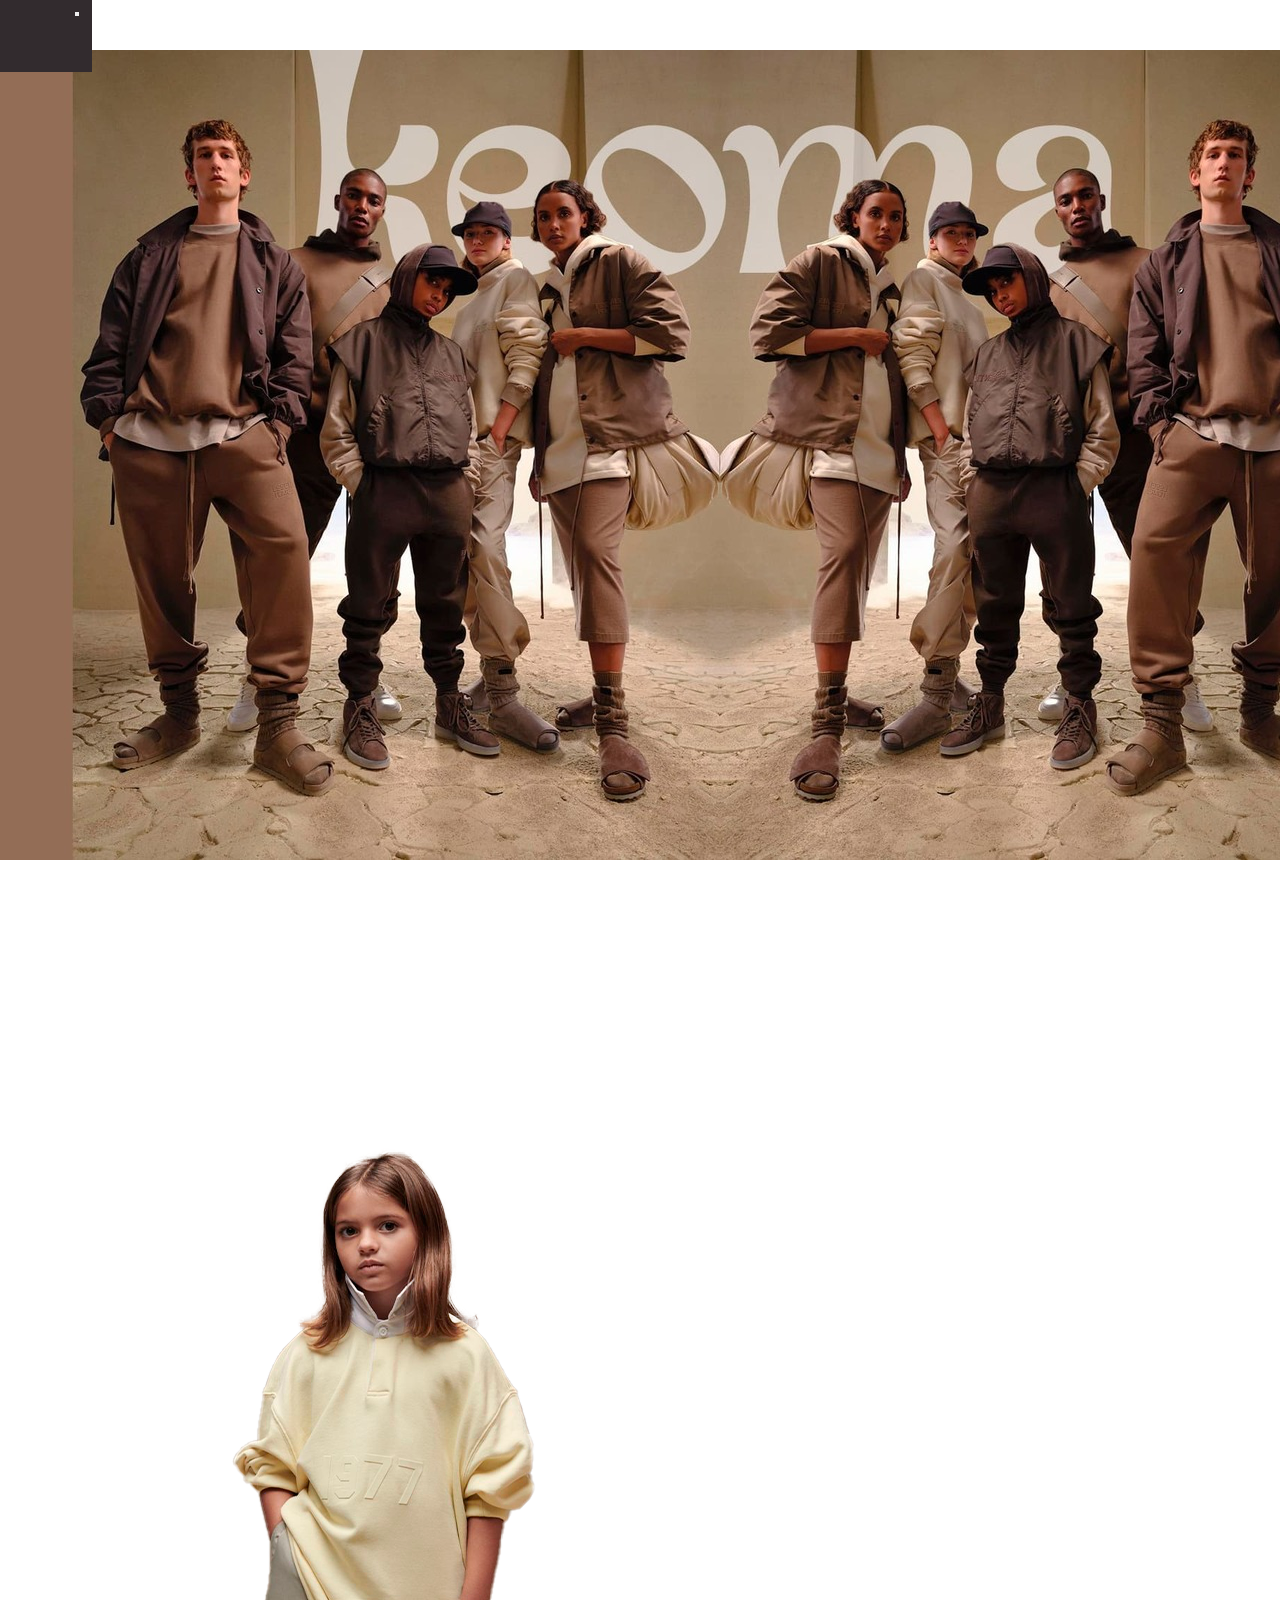
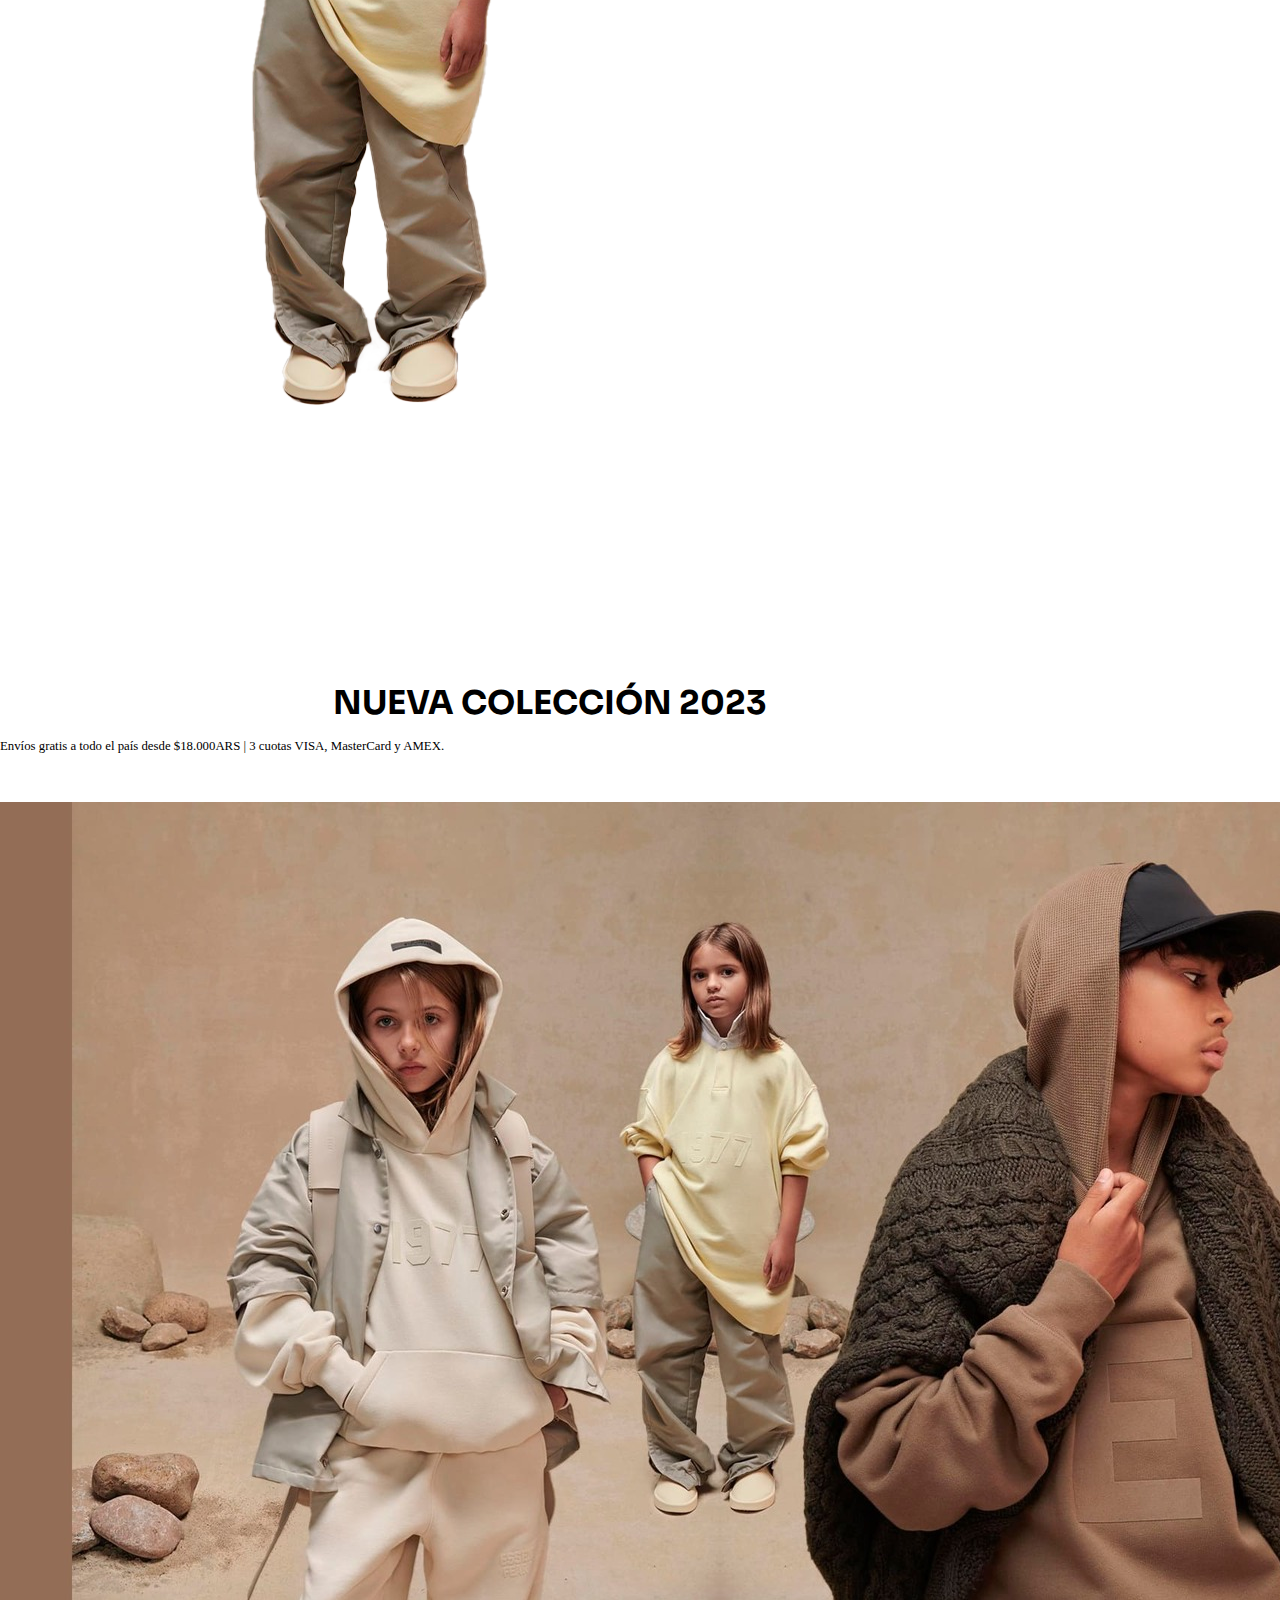
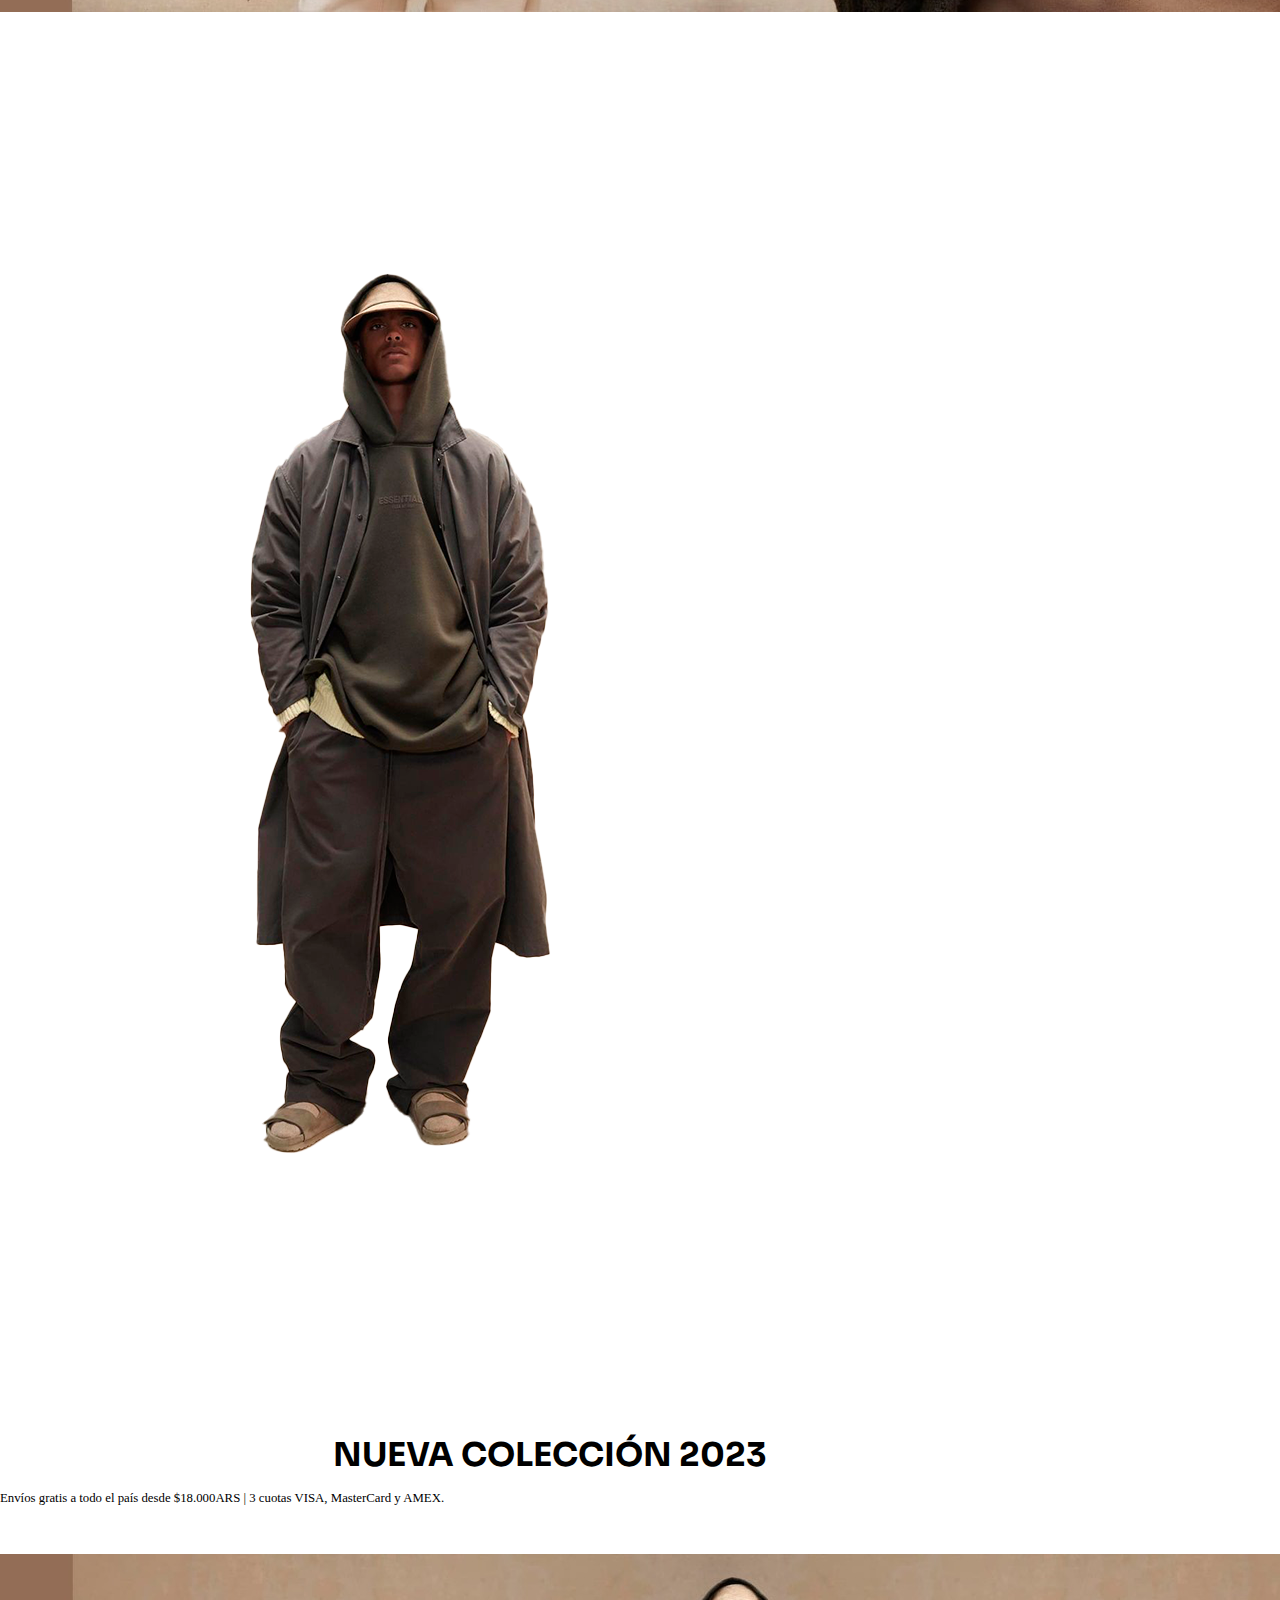
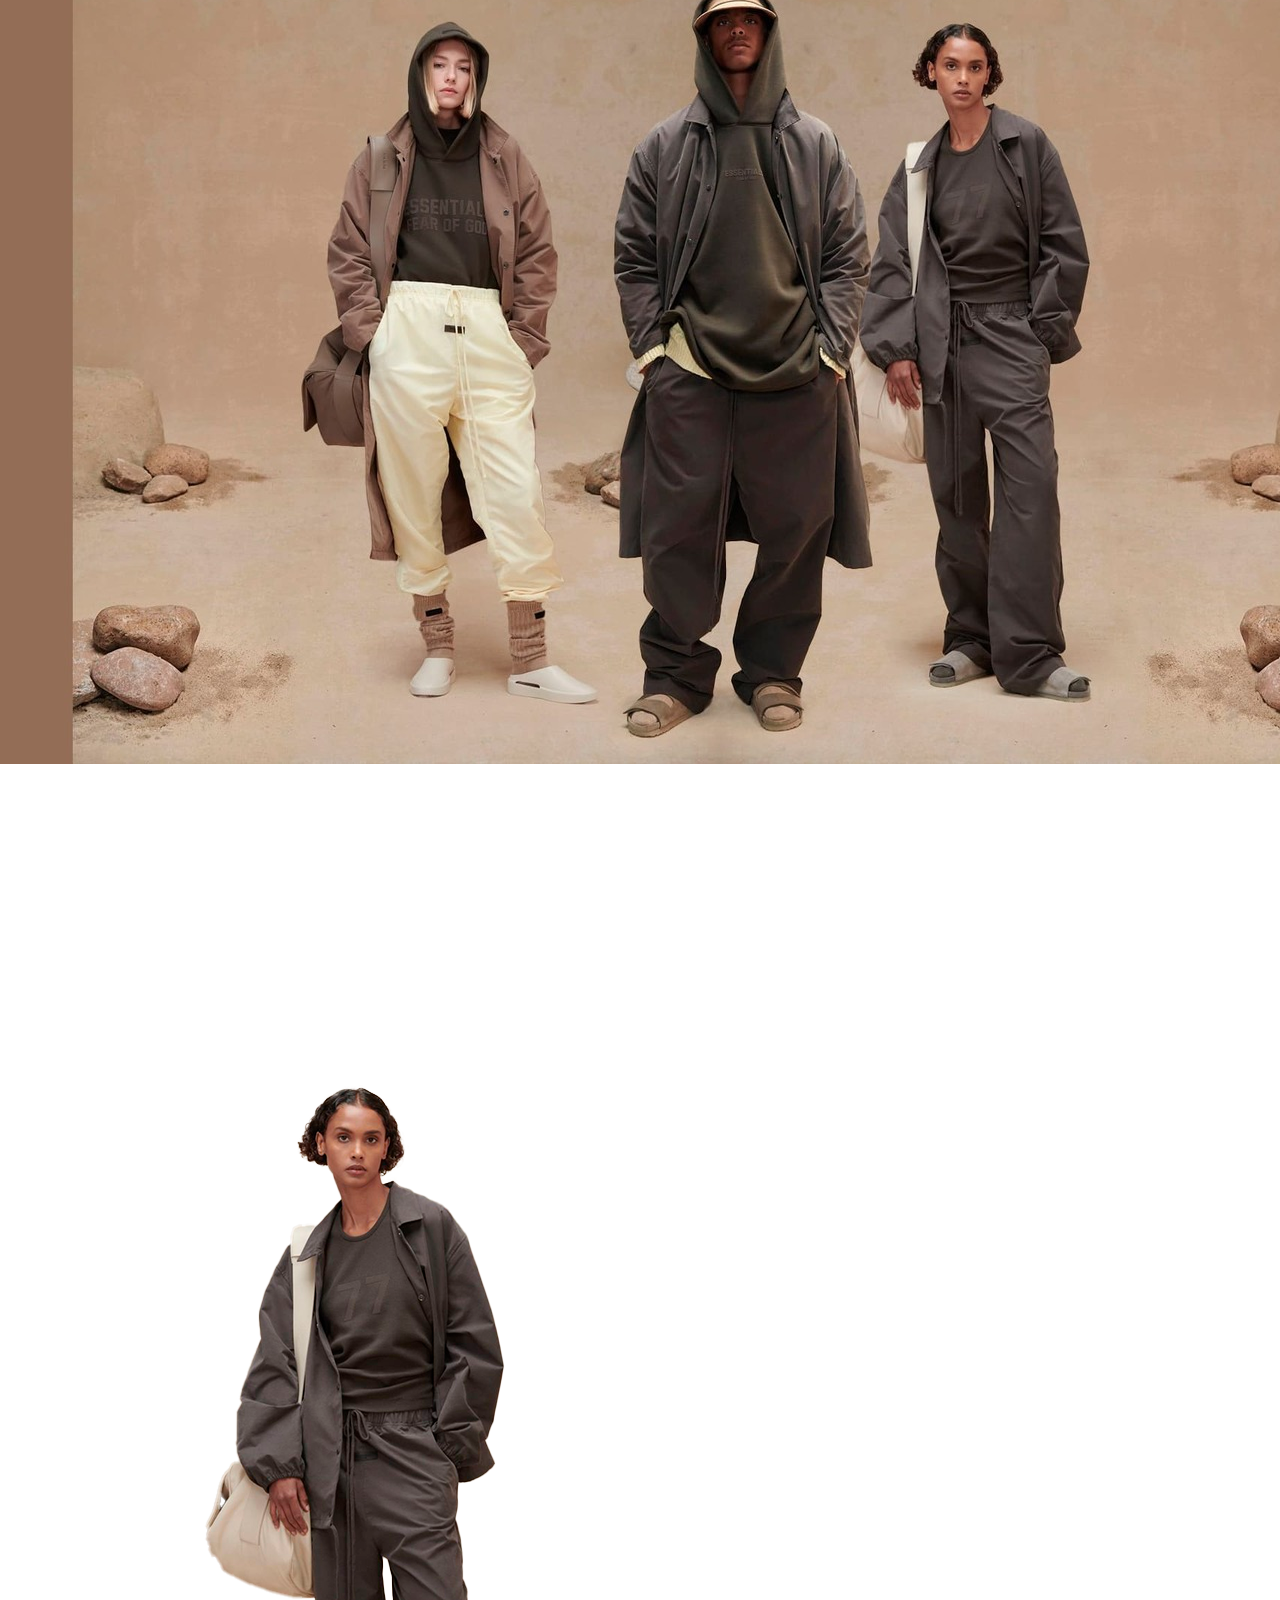
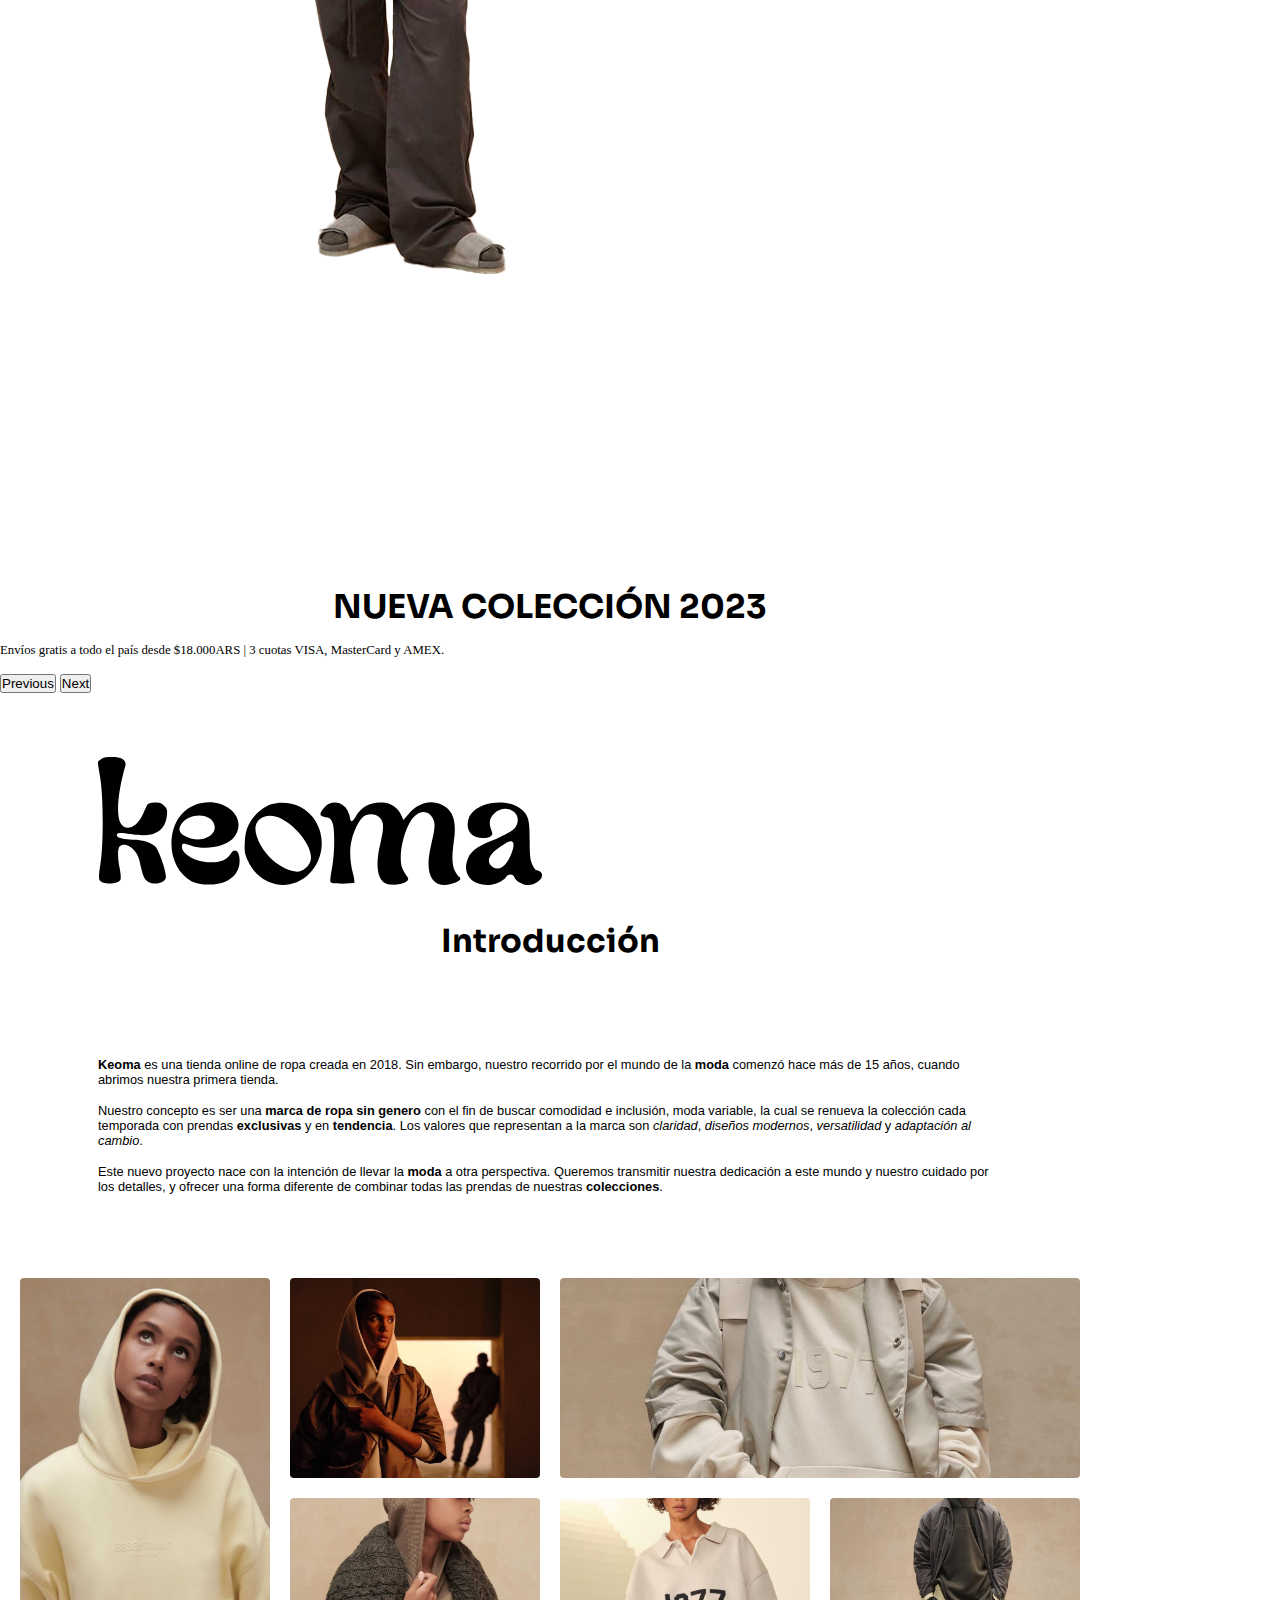
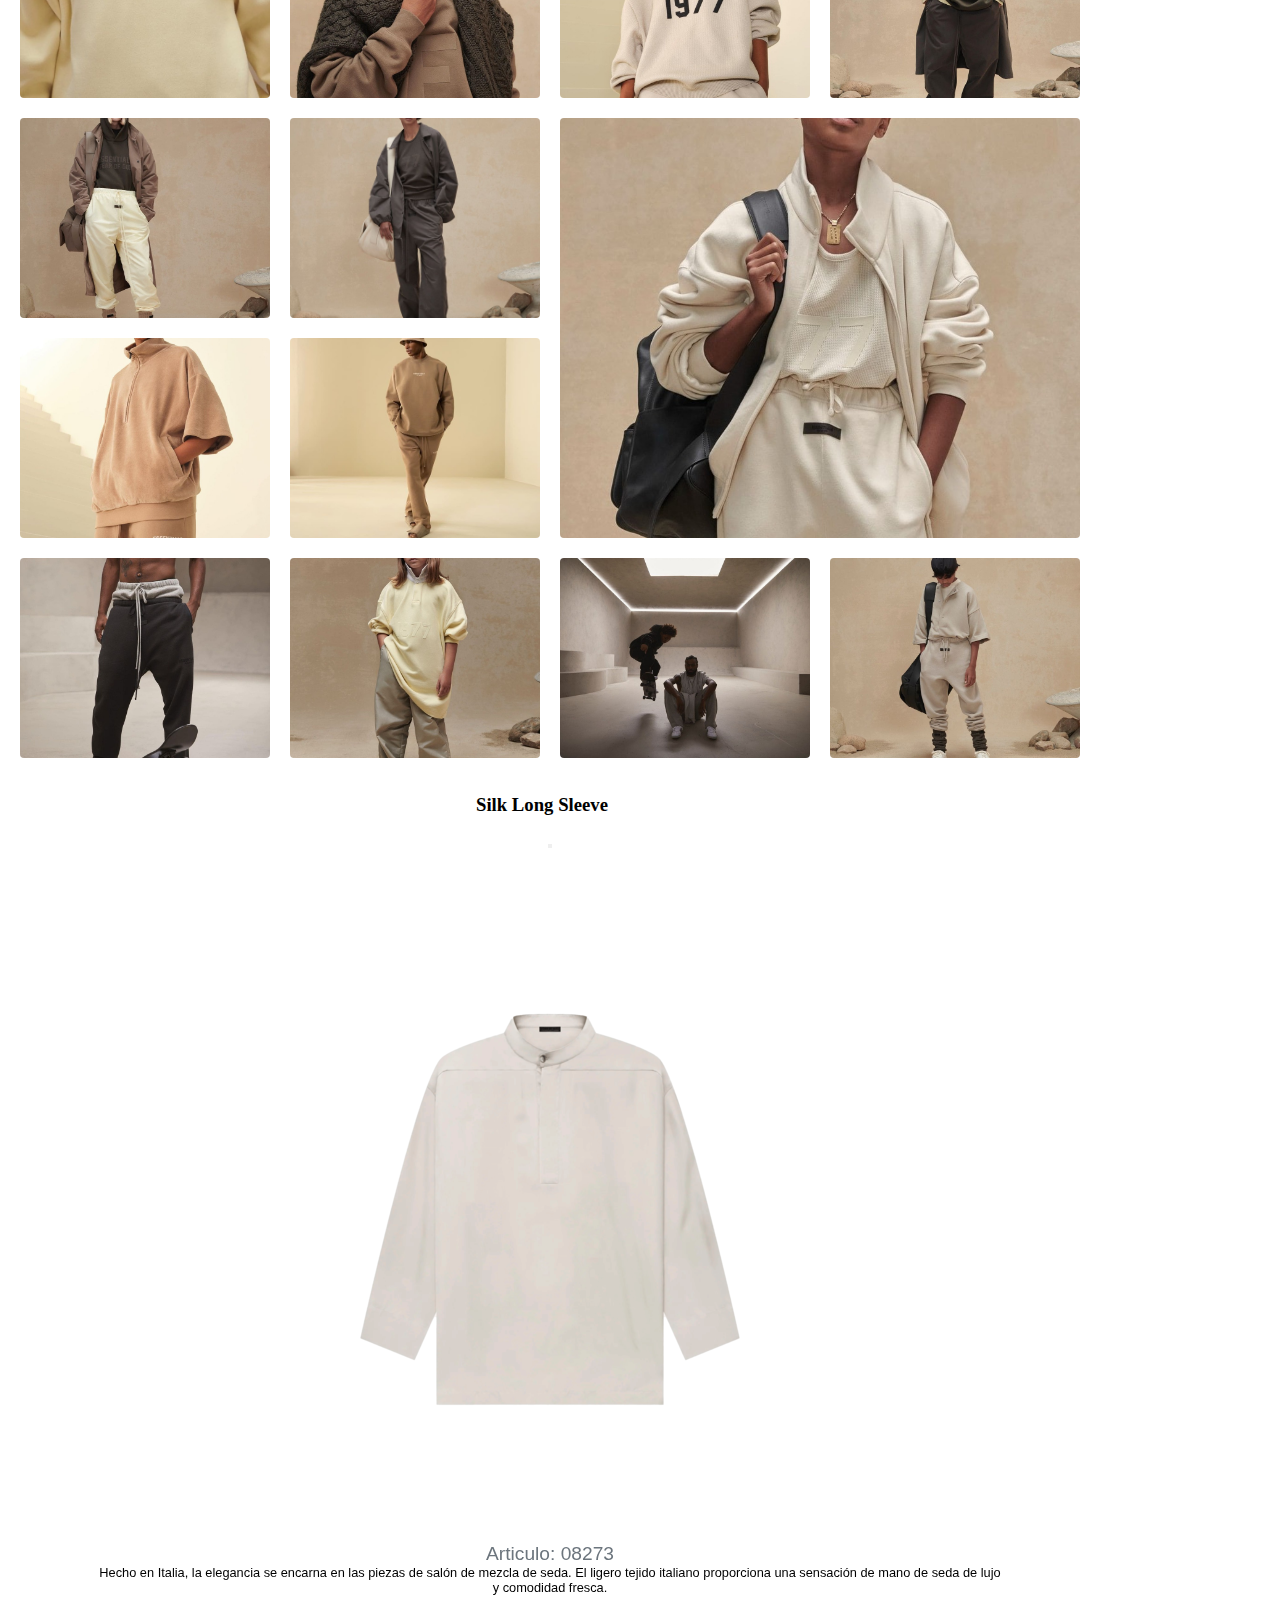
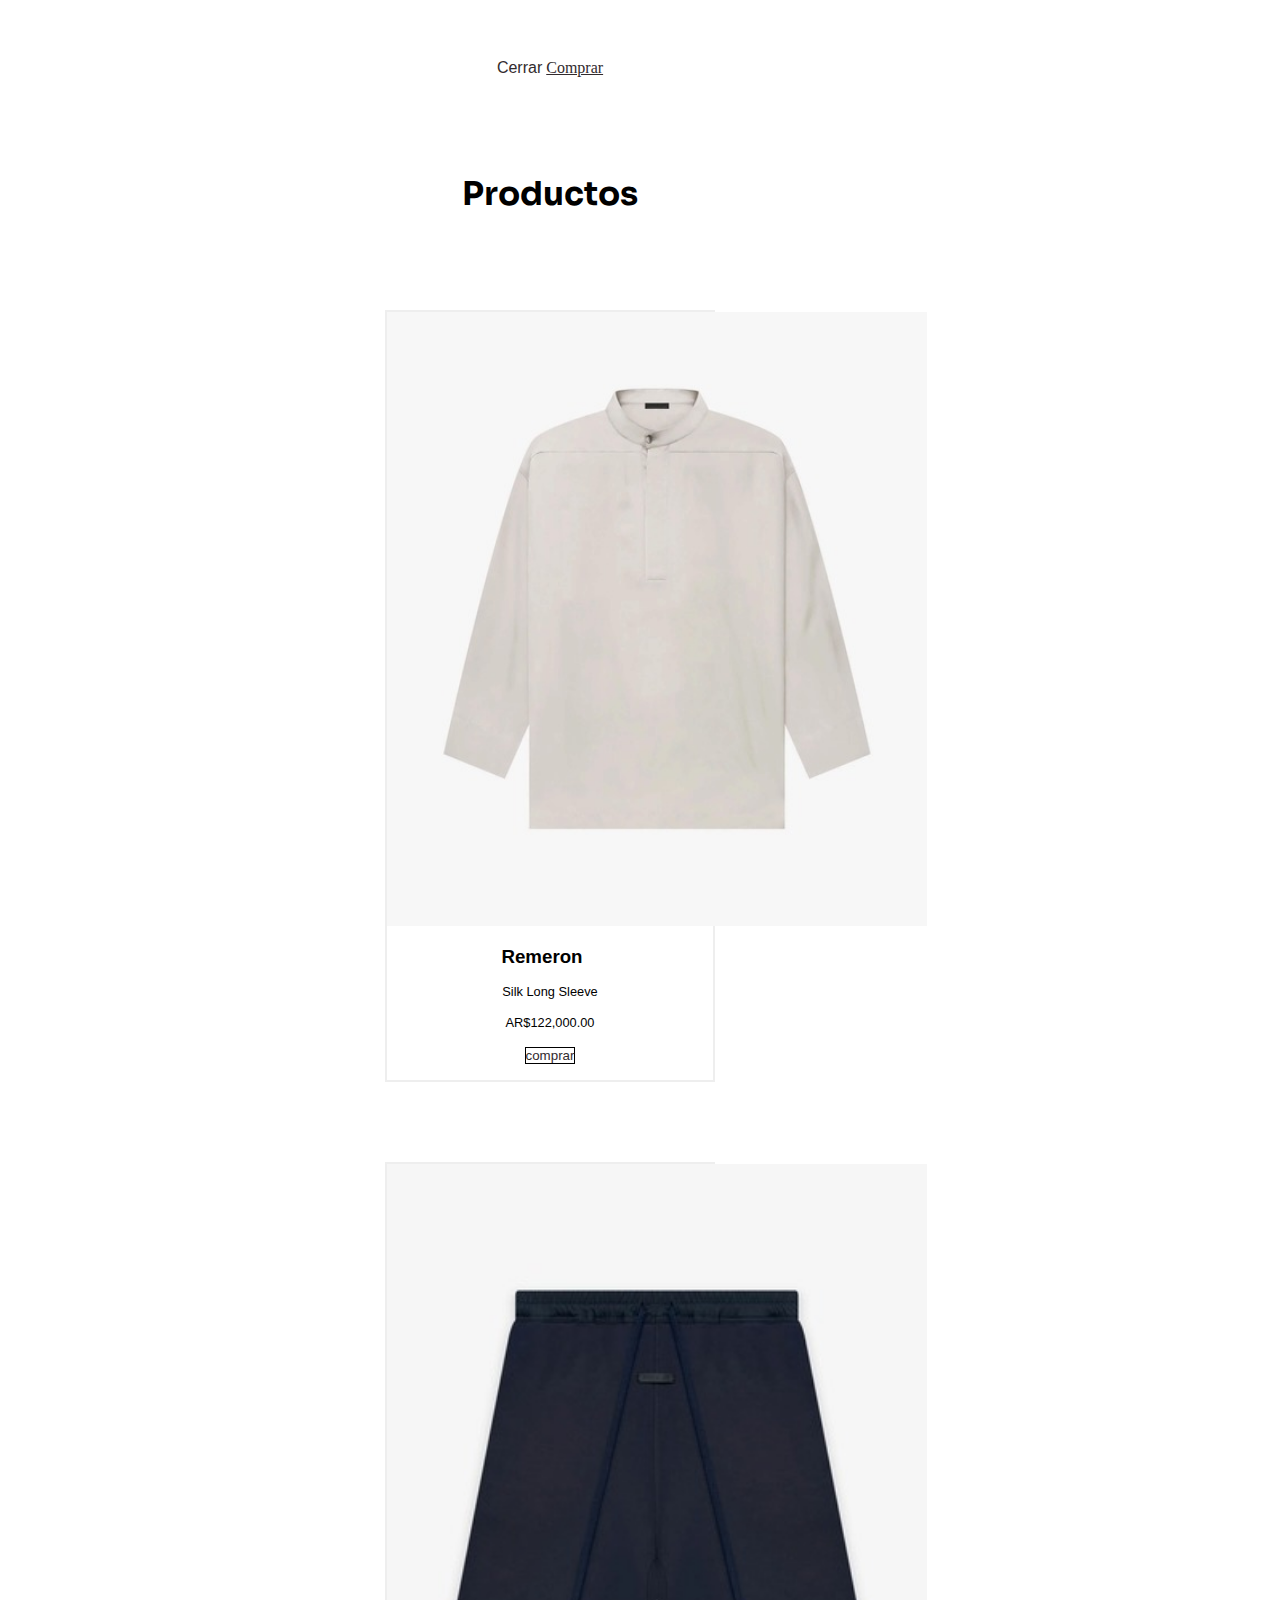
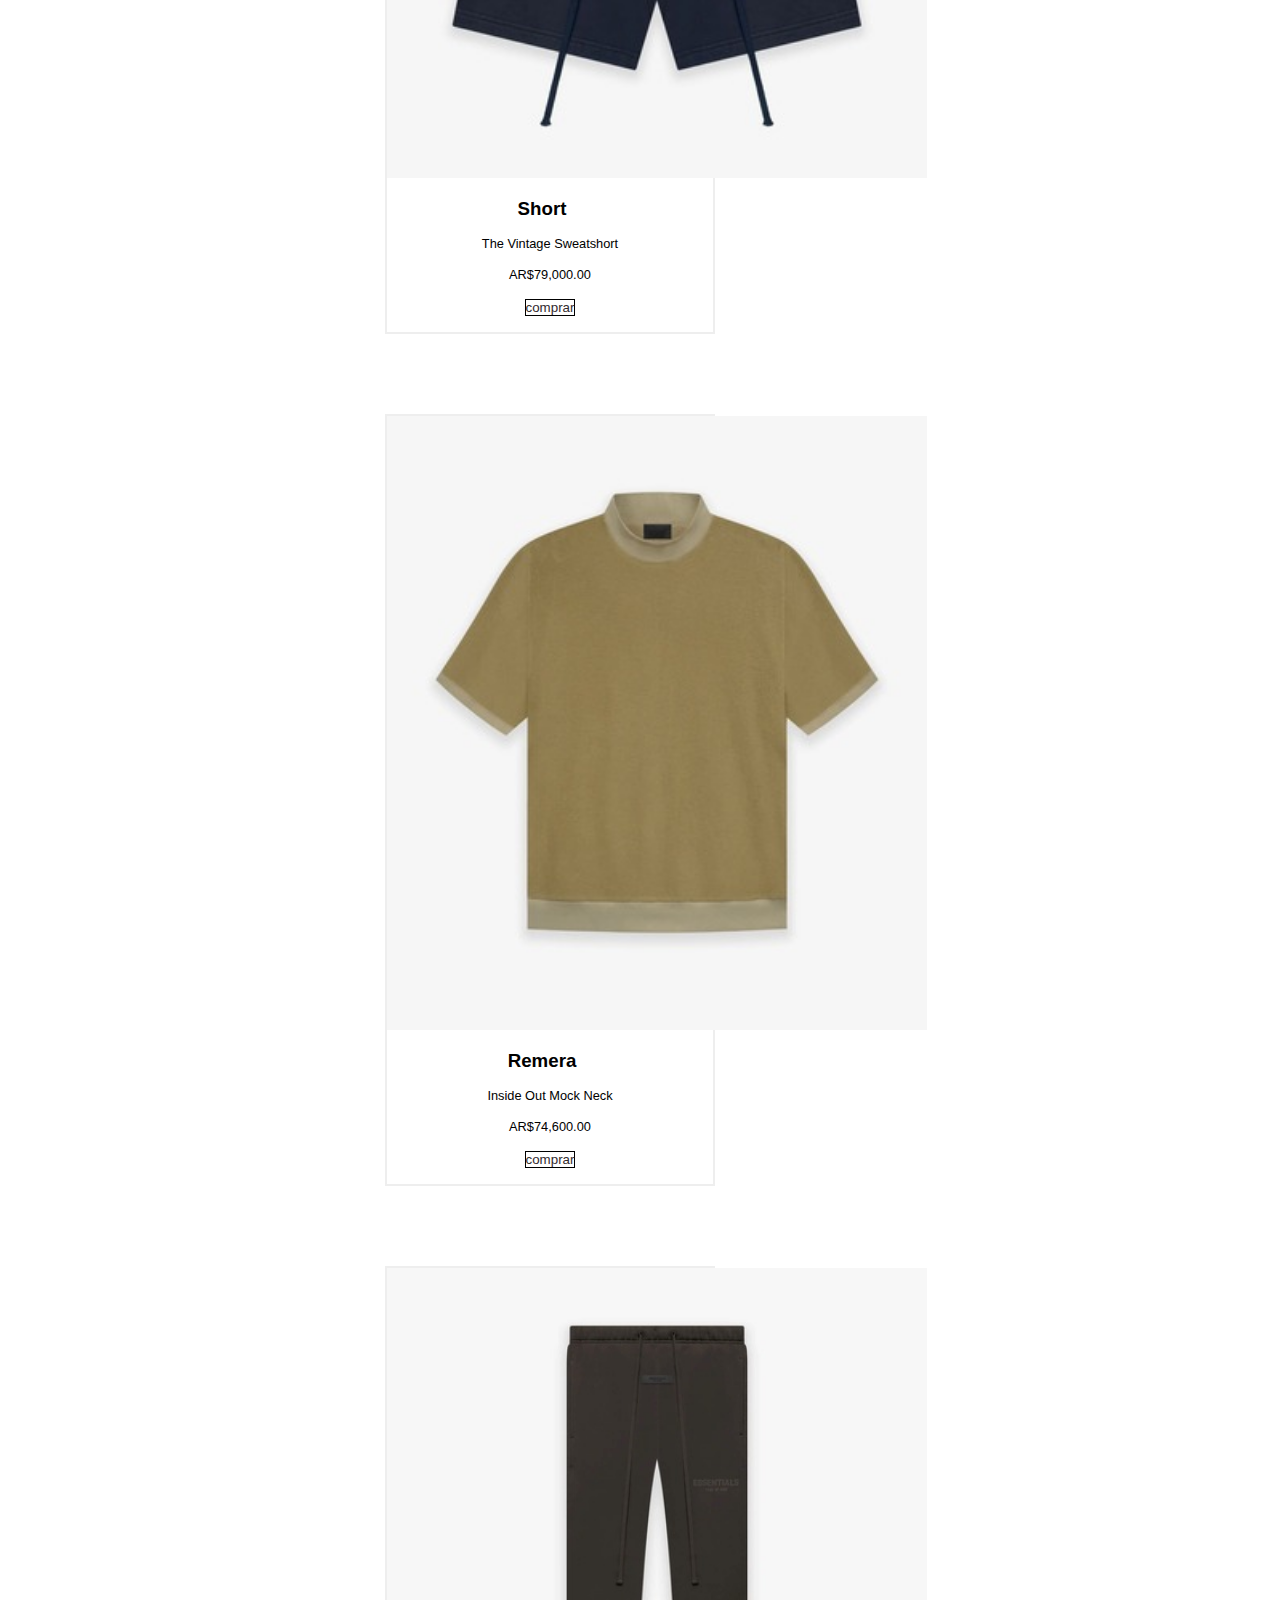
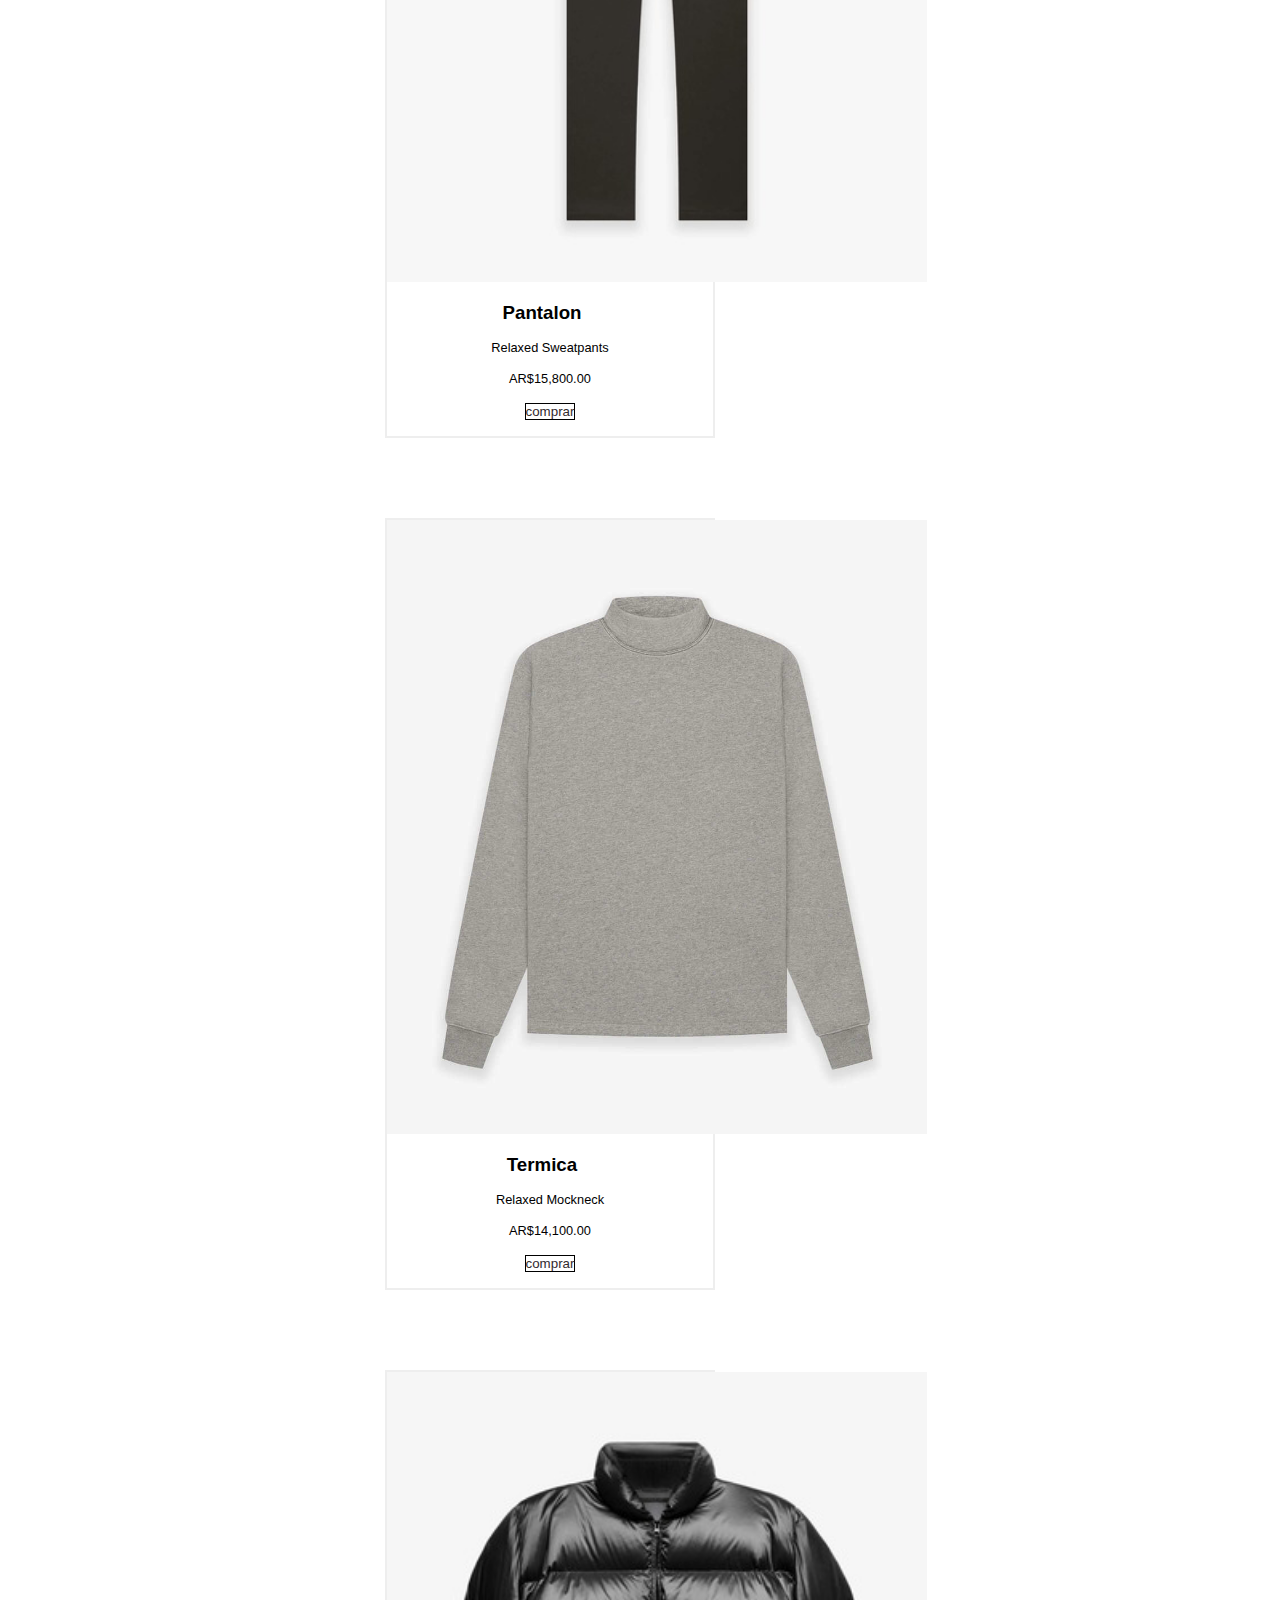
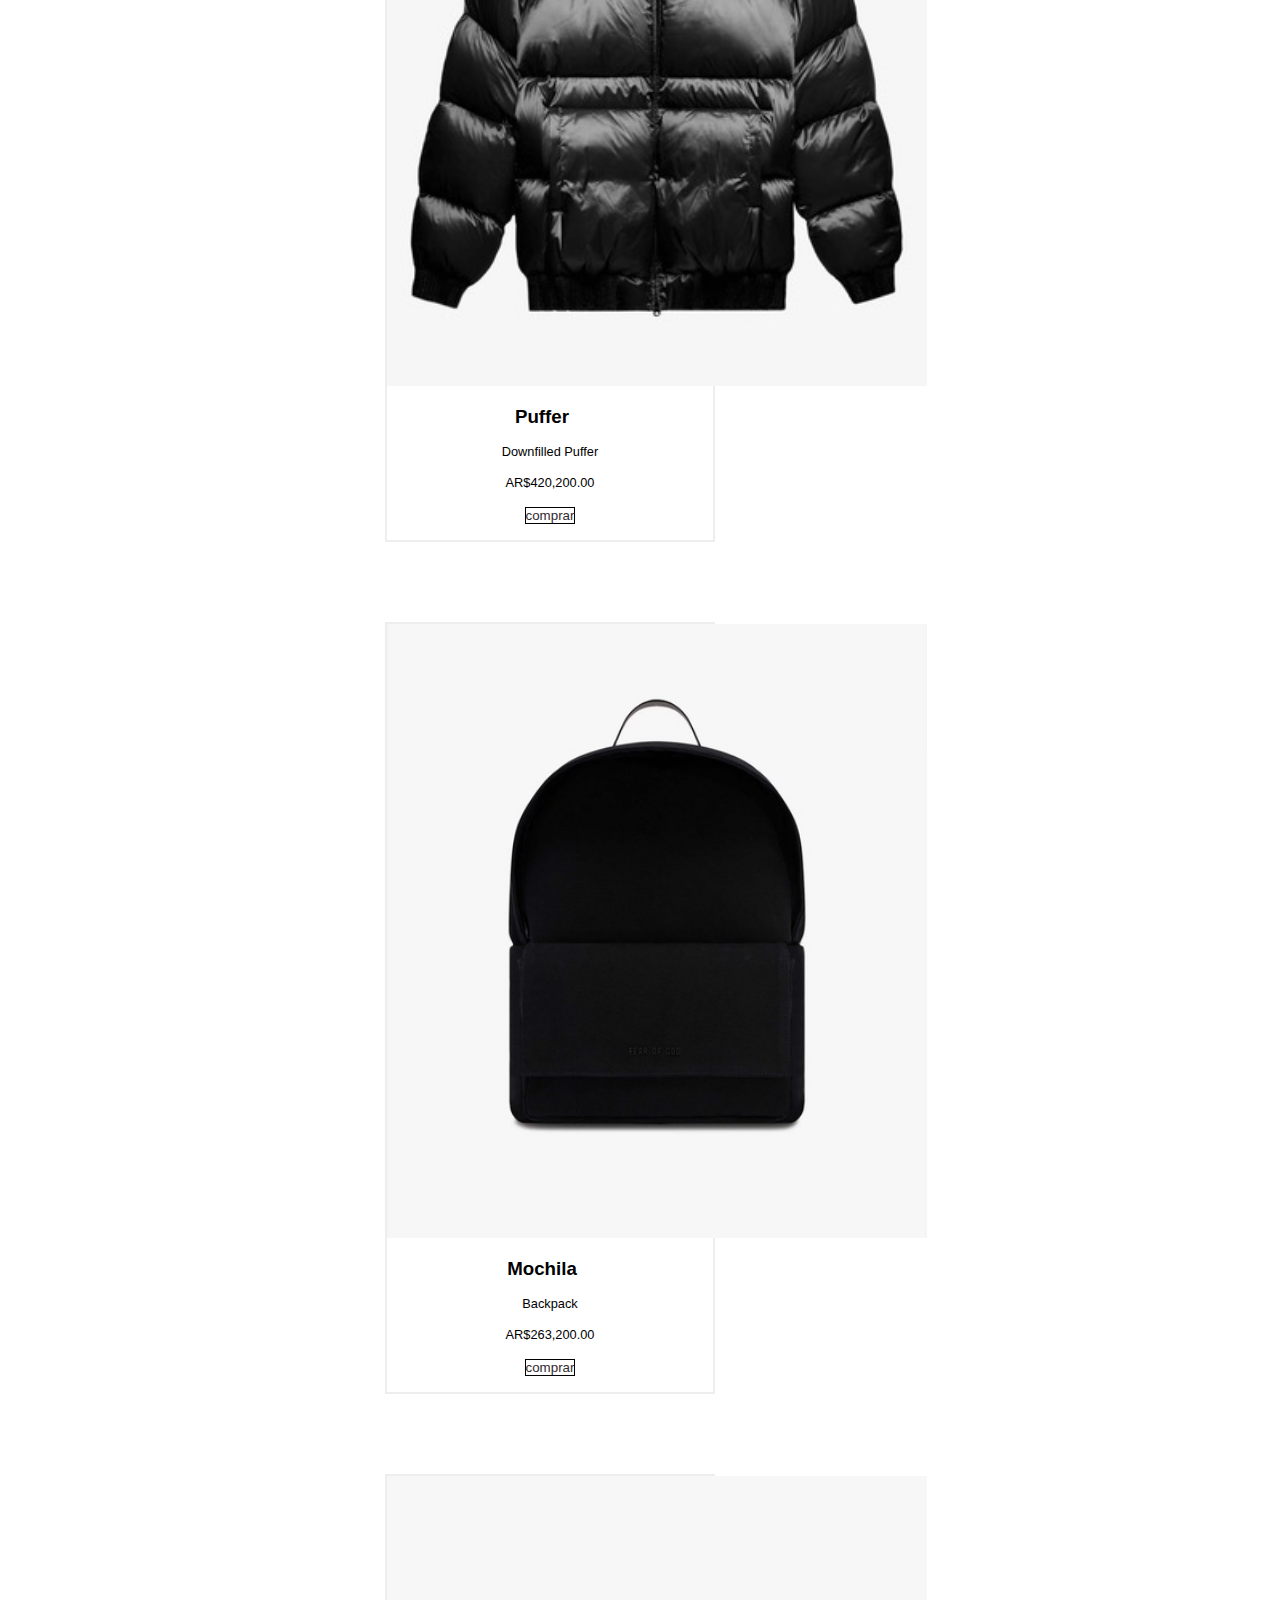
<file: index.html>
<!DOCTYPE html>
<html lang="es">
<head>
    <meta charset="UTF-8">
    <meta http-equiv="X-UA-Compatible" content="IE=edge">
    <meta name="viewport" content="width=device-width, initial-scale=1.0">
    <title>KEOMA</title>

    <link href="https://cdn.jsdelivr.net/npm/bootstrap@5.2.2/dist/css/bootstrap.min.css" rel="stylesheet" integrity="sha384-Zenh87qX5JnK2Jl0vWa8Ck2rdkQ2Bzep5IDxbcnCeuOxjzrPF/et3URy9Bv1WTRi" crossorigin="anonymous">

    <!-- FONT -->
    <link rel="preconnect" href="https://fonts.googleapis.com">
    <link rel="preconnect" href="https://fonts.gstatic.com" crossorigin>
    <link href="https://fonts.googleapis.com/css2?family=Bebas+Neue&family=Sora:wght@600&display=swap" rel="stylesheet">
    <!-- FONT -->
    <link rel="preconnect" href="https://fonts.googleapis.com">
    <link rel="preconnect" href="https://fonts.gstatic.com" crossorigin>
    <link href="https://fonts.googleapis.com/css2?family=Bebas+Neue&family=Sora:wght@600&display=swap" rel="stylesheet">

    <!-- FAVICON -->
    <link rel="shortcut icon" type="image/x-icon" href="img/favicon/keoma.png">

    <!-- CSS -->
    <link rel="stylesheet" href="css/style.css">
</head>
<body>
        
    <div class="container">

        <!-- NAVEGADOR -->
        <section class="row">
            <div class="container sticky-top" id="navbg">
                    <div class="container">
                        
                            <nav class="navbar navbar-dark navbar-expand-md ">

                                <a class="navbar-brand" href="#">KEOMA</a>
                                <button class="navbar-toggler" type="button" data-bs-toggle="collapse" data-bs-target="#barraNavegacion" aria-controls="barraNavegacion" aria-expanded="false" aria-label="Despliega navegación">
                                    <span class="navbar-toggler-icon"></span>
                                </button>

                                <div class="collapse navbar-collapse" id="barraNavegacion">
                                    <ul class="navbar-nav justify-content-center">
                                        <li class="nav-item">
                                            <a class="nav-link active" aria-current="page" href="#productos">TIENDA</a>
                                        </li>

                                        <li class="nav-item">
                                            <a class="nav-link active" aria-current="page" href="#gallery">COLECCIÓN</a>
                                        </li>

                                        <li class="nav-item">
                                            <a class="nav-link active" aria-current="page" href="#formulario">CONTACTO</a>
                                        </li>
                                            
                                    </ul>
                                </div>
                            </nav> 
                        
                    </div>
            </div>
        </section>

        <!-- IMAGENES CARROUSEL -->
        <div id="carouselExampleCaptions" class="carousel slide" data-bs-ride="carousel">
            <div class="carousel-indicators">
              <button type="button" data-bs-target="#carouselExampleCaptions" data-bs-slide-to="0" class="active" aria-current="true" aria-label="Slide 1"></button>
              <button type="button" data-bs-target="#carouselExampleCaptions" data-bs-slide-to="1" aria-label="Slide 2"></button>
              <button type="button" data-bs-target="#carouselExampleCaptions" data-bs-slide-to="2" aria-label="Slide 3"></button>
            </div>
            <div class="carousel-inner">
              <div class="carousel-item active">
                <img src="img/home/banner1.jpg" class="d-block w-100 d-none d-md-block" alt="Modelo de portada">
                <img src="img/home/mobile.png" class="d-block d-md-none w-100" alt="Modelo de portada">
                <div class="carousel-caption d-none d-md-block">
                  <h2>NUEVA COLECCIÓN 2023</h2>
                  <p>Envíos gratis a todo el país desde $18.000ARS | 3 cuotas VISA, MasterCard y AMEX.</p>
                </div>
              </div>
              <div class="carousel-item">
                <img src="img/home/banner2.jpg" class="d-block w-100 d-none d-md-block" alt="Modelo de portada">
                <img src="img/home/mobile2.png" class="d-block d-md-none w-100" alt="Modelo de portada">
                <div class="carousel-caption d-none d-md-block">
                  <h2>NUEVA COLECCIÓN 2023</h2>
                  <p>Envíos gratis a todo el país desde $18.000ARS | 3 cuotas VISA, MasterCard y AMEX.</p>
                </div>
              </div>
              <div class="carousel-item">
                <img src="img/home/banner3.jpg" class="d-block w-100 d-none d-md-block" alt="Modelo de portada">
                <img src="img/home/mobile3.png" class="d-block d-md-none w-100" alt="Modelo de portada">
                <div class="carousel-caption d-none d-md-block">
                  <h2>NUEVA COLECCIÓN 2023</h2>
                  <p>Envíos gratis a todo el país desde $18.000ARS | 3 cuotas VISA, MasterCard y AMEX.</p>
                </div>
              </div>
            </div>
            <button class="carousel-control-prev" type="button" data-bs-target="#carouselExampleCaptions" data-bs-slide="prev">
              <span class="carousel-control-prev-icon" aria-hidden="true"></span>
              <span class="visually-hidden">Previous</span>
            </button>
            <button class="carousel-control-next" type="button" data-bs-target="#carouselExampleCaptions" data-bs-slide="next">
              <span class="carousel-control-next-icon" aria-hidden="true"></span>
              <span class="visually-hidden">Next</span>
            </button>
        </div>

        <!-- INTRODUCCIÓN -->       
        <section class="row" id="introduccion" >
            <div class="col-12">
                <div>
                    <img id="imgInt" class="d-none d-md-block mx-auto" src="img/home/keoma-logo.svg" alt="logo de Keoma">
                </div>
                    <h1 class="h2title">Introducción</h1>
            </div>
                
            <div class="col-12" id="intTexto">

                    <p><strong lang="en">Keoma</strong> es una tienda online de ropa creada en 2018.
                    Sin embargo, nuestro recorrido por el mundo de la <strong>moda</strong> comenzó hace más de 15 años,
                    cuando abrimos nuestra primera tienda.</p>   

                    <p>Nuestro concepto es ser una <strong>marca de ropa sin genero</strong> con el fin de buscar comodidad e inclusión, moda variable, la cual se renueva la colección cada temporada con prendas <strong>exclusivas</strong> y en <strong>tendencia</strong>. Los valores que representan a la marca son <em>claridad</em>, <em>diseños modernos</em>, <em>versatilidad</em> y <em>adaptación al cambio</em>.</p>
                        
                    <p>Este nuevo proyecto nace con la intención de llevar la <strong>moda</strong> a otra perspectiva.
                    Queremos transmitir nuestra dedicación a este mundo y nuestro cuidado por los detalles,
                    y ofrecer una forma diferente de combinar todas las prendas de nuestras <strong>colecciones</strong>.</p> 

            </div>
        </section>

        <!-- GALLERIA DE FOTOS -->
        <section class="row">
            <div class="grid-container" id="gallery">
                <div
                class="grid-item tall"
                style="background-image: url(img/galery/chicaAmarillo.jpg)"
                ></div>
                <div
                class="grid-item"
                style="
                    background-image: url(img/galery/chicaMarron.jpg);
                "
                ></div>
        
                <div
                class="grid-item wide"
                style="
                    background-image: url(img/galery/chicaModelo.jpg);
                "
                ></div>
                <div
                class="grid-item"
                style="
                    background-image: url(img/galery/chicoModelo.jpg);
                "
                ></div>
                <div
                class="grid-item"
                style="
                    background-image: url(img/galery/modelo1970.jpg);
                "
                ></div>
                <div
                class="grid-item"
                style="
                    background-image: url(img/galery/modeloB.jpg);
                "
                ></div>
                <div
                class="grid-item"
                style="
                    background-image: url(img/galery/modeloBe.jpg);
                "
                ></div>
                <div
                class="grid-item"
                style="background-image: url(img/galery/modeloC.jpg)"
                ></div>
                <div
                class="grid-item tall wide"
                style="
                    background-image: url(img/galery/modeloChicoB.jpg);
                "
                ></div>
                <div
                class="grid-item"
                style="
                    background-image: url(img/galery/modeloCorto.jpg);
                "
                ></div>
                <div
                class="grid-item"
                style="
                    background-image: url(img/galery/modeloCruz.jpg);
                "
                ></div>
                <div
                class="grid-item"
                style="
                    background-image: url(img/galery/modeloSkate.jpg);
                "
                ></div>
                <div
                class="grid-item"
                style="
                    background-image: url(img/galery/niñaModelo.jpg);
                "
                ></div>
                <div
                class="grid-item"
                style="
                    background-image: url(img/galery/saltoSkate.jpg);
                "
                ></div>
                <div
                class="grid-item"
                style="
                    background-image: url(img/galery/chicoBolso.jpg);
                "
                ></div>
            </div>
        </section>

        <!-- MODAL -->
        <section class="row">
            <div class="modal fade" id="exampleModal" tabindex="-1" aria-labelledby="exampleModalLabel" aria-hidden="true">

                    <div class="modal-dialog">
                        <div class="modal-content">

                            <div class="modal-header">
                                <h3 class="modal-title" id="exampleModalLabel">Silk Long Sleeve</h3>
                                <button type="button" class="btn-close" data-bs-dismiss="modal" aria-label="Close"></button>
                            </div>

                            <div class="modal-body">
                                <div class="col-12 col-lg-6">
                                    <img src="img/productos/remeron.png" class="m-1 w-50 sliderMainImage" data-bs-toggle="modal" data-bs-target="#imageModal" alt="imagen de un remeron">
                                    <div>
                                        <small class="text-muted"> Articulo: 08273</small>
                                        <p>
                                            Hecho en Italia, la elegancia se encarna en las piezas de salón de mezcla de seda. El ligero tejido italiano proporciona una sensación de mano de seda de lujo y comodidad fresca.
                                        </p>
                                    </div>
                                </div>
                            </div>
                            <div class="modal-footer">
                            <button type="button" class="btn btn-secondary comprar" data-bs-dismiss="modal">Cerrar</button>
                            <a class="active comprar" href="detalle.html">Comprar</a>
                        </div>
                    </div>
                </div>
            </div>
        </section>

        <!-- PRODUCTOS -->
        <section class="row mb-3 g-3" id="productos">

                <div class="col-12 tablet-vista">
                    <h2 class="h2title">Productos</h2>
                </div>

                <div class="col-12 tablet-vista col-md-6 col-lg-4">
                    <div class="listaProducto">
                        
                        <img class="img-fluid efecto-img"  src="img/productos/remeron.jpg" alt="imagen de remeron" width="540"
                        height="614">
                        <h3>Remeron</h3>
                        <p>Silk Long Sleeve</p>
                        <p>AR$‌122,000.00</p>
                        <button type="button" class="btn btn-primary comprar" data-bs-toggle="modal" data-bs-target="#exampleModal">comprar
                        </button>
                    </div>
                </div>

                <div class="col-12 tablet-vista col-md-6 col-lg-4">
                    <div class="listaProducto">
                        
                        <img class="img-fluid efecto-img"  src="img/productos/short.jpg" alt="imagen de short" width="540"
                        height="614">
                        <h3>Short</h3>
                        <p>The Vintage Sweatshort</p>
                        <p>AR$‌79,000.00</p>
                        <button type="button" class="btn btn-primary comprar" data-bs-toggle="modal" data-bs-target="#exampleModal">comprar
                        </button>
                    </div>
                </div>

                <div class="col-12 tablet-vista col-md-6 col-lg-4">
                    <div class="listaProducto">
                        
                        <img class="img-fluid efecto-img"  src="img/productos/remera.jpg" alt="imagen de remera" width="540"
                        height="614">
                        <h3>Remera</h3>
                        <p>Inside Out Mock Neck</p>
                        <p>AR$‌74,600.00</p>
                        <button type="button" class="btn comprar" data-bs-toggle="modal" data-bs-target="#exampleModal">comprar
                        </button>
                    </div>
                </div>

                <div class="col-12 tablet-vista col-md-6 col-lg-4">
                    <div class="listaProducto">
                        
                        <img class="img-fluid efecto-img"  src="img/productos/pantalon.jpg" alt="imagen de pantalon" width="540"
                        height="614">
                        <h3>Pantalon</h3>
                        <p>Relaxed Sweatpants</p>
                        <p>AR$‌15,800.00</p>
                        <button type="button" class="btn comprar" data-bs-toggle="modal" data-bs-target="#exampleModal">comprar
                        </button>
                    </div>
                </div>

                <div class="col-12 tablet-vista col-md-6 col-lg-4">
                    <div class="listaProducto">
                        
                        <img class="img-fluid efecto-img"  src="img/productos/buzo.jpg" alt="imagen de termica" width="540"
                        height="614">
                        <h3>Termica</h3>
                        <p>Relaxed Mockneck</p>
                        <p>AR$‌14,100.00</p>
                        <button type="button" class="btn comprar" data-bs-toggle="modal" data-bs-target="#exampleModal">comprar
                        </button>
                    </div>
                </div>

                <div class="col-12 tablet-vista col-md-6 col-lg-4">
                    <div class="listaProducto">
                        
                        <img class="img-fluid efecto-img"  src="img/productos/puffer.jpg" alt="imagen de puffer" width="540"
                        height="614">
                        <h3>Puffer</h3>
                        <p>Downfilled Puffer</p>
                        <p>AR$‌420,200.00</p>
                        <button type="button" class="btn comprar" data-bs-toggle="modal" data-bs-target="#exampleModal">comprar
                        </button>
                    </div>
                </div>

                <div class="col-12 tablet-vista col-md-6 col-lg-4">
                    <div class="listaProducto">
                        
                        <img class="img-fluid efecto-img"  src="img/productos/mochila.jpg" alt="imagen de mochila" width="540"
                        height="614">
                        <h3>Mochila</h3>
                        <p>Backpack</p>
                        <p>AR$‌263,200.00</p>
                        <button type="button" class="btn comprar" data-bs-toggle="modal" data-bs-target="#exampleModal">comprar
                        </button>
                    </div>
                </div>

                <div class="col-12 tablet-vista col-md-6 col-lg-4">
                    <div class="listaProducto">
                        
                        <img class="img-fluid efecto-img"  src="img/productos/gorra.jpg" alt="imagen de gorra" width="540"
                        height="614">
                        <h3>Gorra</h3>
                        <p>Hat</p>
                        <p>AR$‌11,500.00</p>
                        <button type="button" class="btn comprar" data-bs-toggle="modal" data-bs-target="#exampleModal">comprar
                        </button>
                    </div>
                </div>

        </section>

        <!-- FORMULARIO -->
        <section class="row justify-content-center" id="formulario">

                <div class="col-12 text-center">
                    <h2 class="h2title">Formulario</h2>
                </div>
                
                <div class="col-12 col-md-6">
                    <div class="form-floating">
                        <input class="form-control" type="text" name="nombre" id="nombre" placeholder="Nombre">
                        <label class="form-label" for="nombre">Nombre</label>
                    </div>

                </div>

                <div class="col-12 col-md-6">
                    <div class="form-floating">

                        <input class="form-control" type="text" name="apellido" id="apellido" placeholder="Ingrese su apellido">
                        <label class="form-label" for="apellido">Apellido</label>
                        

                    </div>
                </div>

                <div class="col-12 col-md-6">
                    <div class="form-floating">
                        <input class="form-control" type="text" name="email" id="email" placeholder="Ingrese su email">
                    <label class="form-label" for="email">Email</label>
                    </div>
                </div>

                <div class="col-12 mb-3">
                    <label for="comentarios" class="form-label">Comentanos</label>
                    <textarea class="form-control" id="comentarios" name="comentarios" placeholder="Compartimos tu experiencia.." rows="3"></textarea>
                </div>

                <div class="d-flex justify-content-center">
                    <button type="button" class="btn btn-outline-dark" id="enviar">Enviar</button>
                </div>
                

        </section>

        <!-- FOOTER -->
        <section class="row">
            <footer>
                <div class="footer-container">

                    <img class="d-block mx-auto" src="img/footer/perfil.png" alt="Foto de perfil">

                    <div class="footer-content-container" id="footer-espacio">
                        <h3>Alexis Lezcano</h3>
                        <p>alexislezcano79@gmail.com</p>
                        <a class="a-insta" href="https://www.instagram.com/alexislezcano22/" target="_blank">@alexislezcano22</a>
                    </div>
                </div>
                
                <div class="footer-menus ">
                    <hr class="d-none d-md-block mx-auto">
                    <div class="footer-content-container" id="footer-copy">
                        <a href="" class="menu-item-footer">Politica de privacidad</a>
                        <a href="" class="menu-item-footer">Cookies</a>
                        <a href="" class="menu-item-footer">Terminos y condiciones</a>
                    </div>
                </div>
                <div class="copyright-container">
                    <span class="copyright">2022 alexis &copy;</span>
                </div>

            </footer>
        </section>

        <!-- BOOTSTRAP -->
        <script src="https://cdn.jsdelivr.net/npm/bootstrap@5.2.2/dist/js/bootstrap.bundle.min.js" integrity="sha384-OERcA2EqjJCMA+/3y+gxIOqMEjwtxJY7qPCqsdltbNJuaOe923+mo//f6V8Qbsw3" crossorigin="anonymous"></script>

    </div>
</body>
</html>
</file>
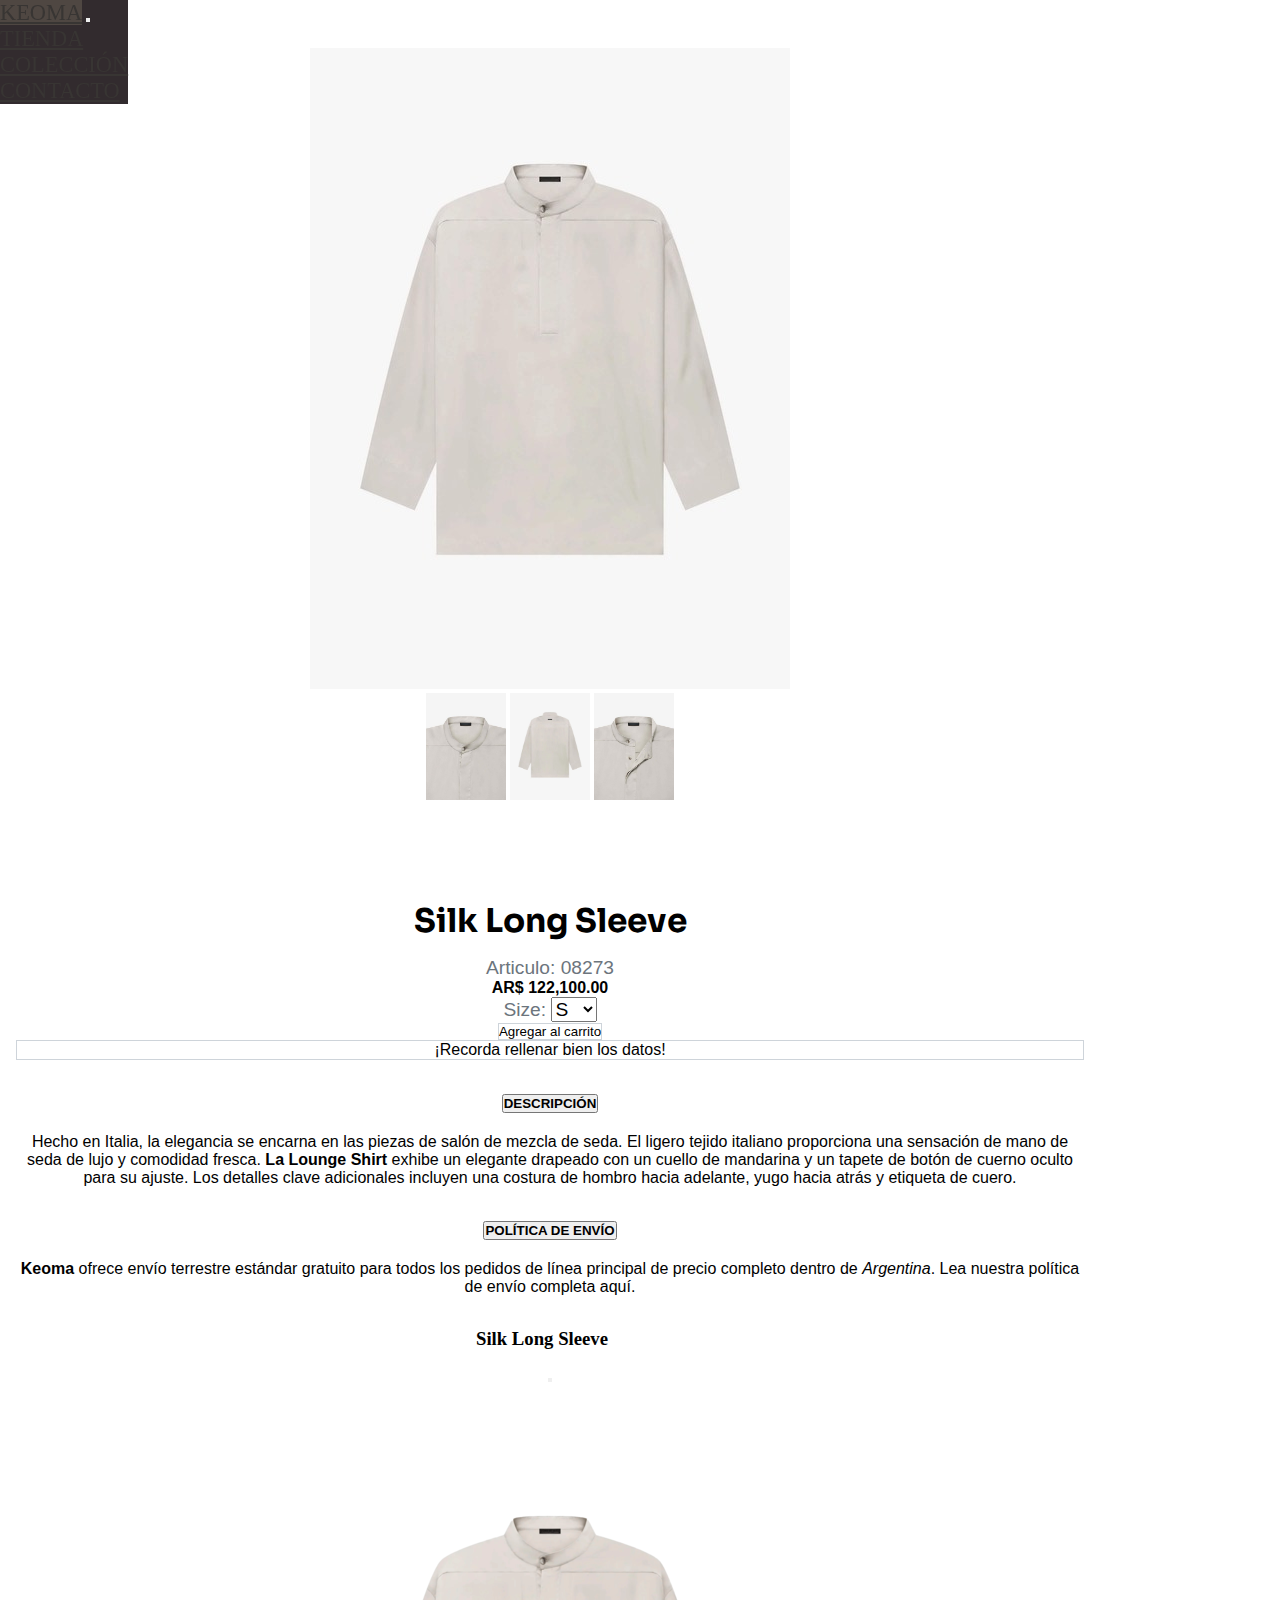
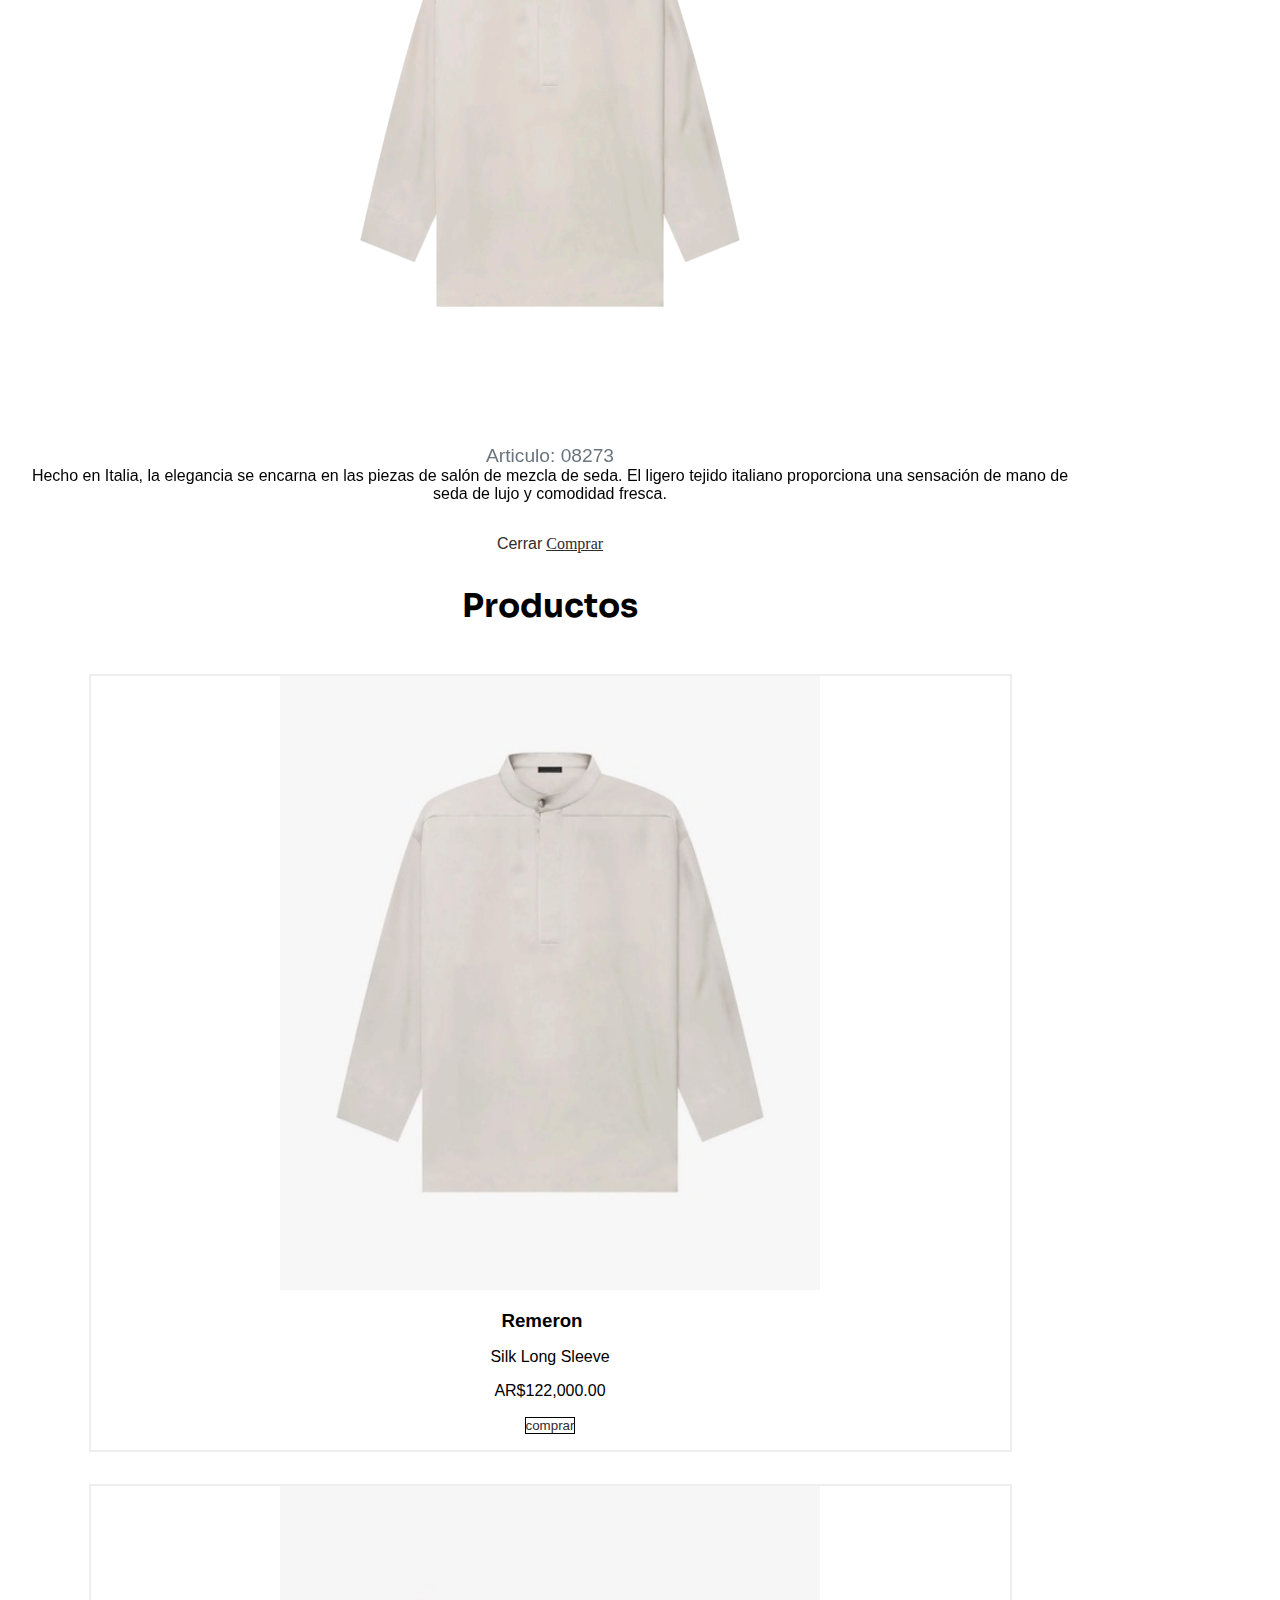
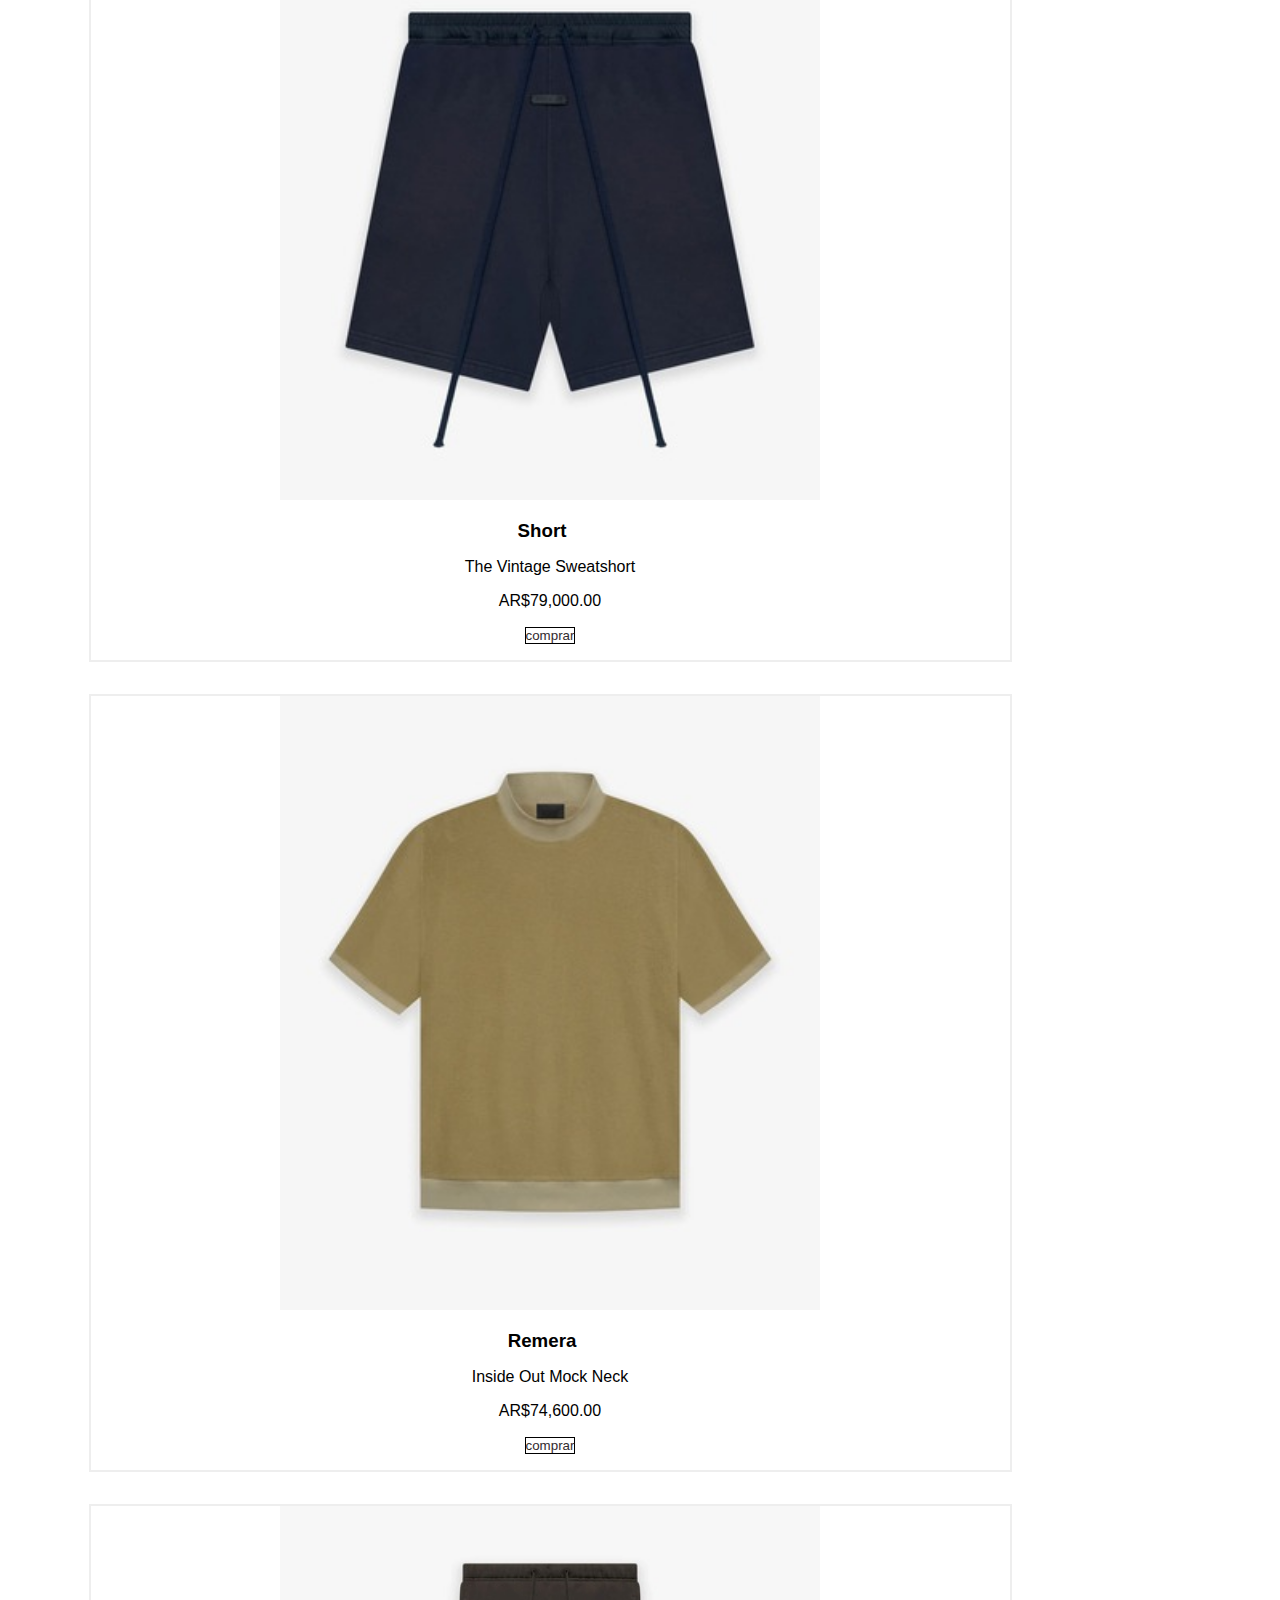
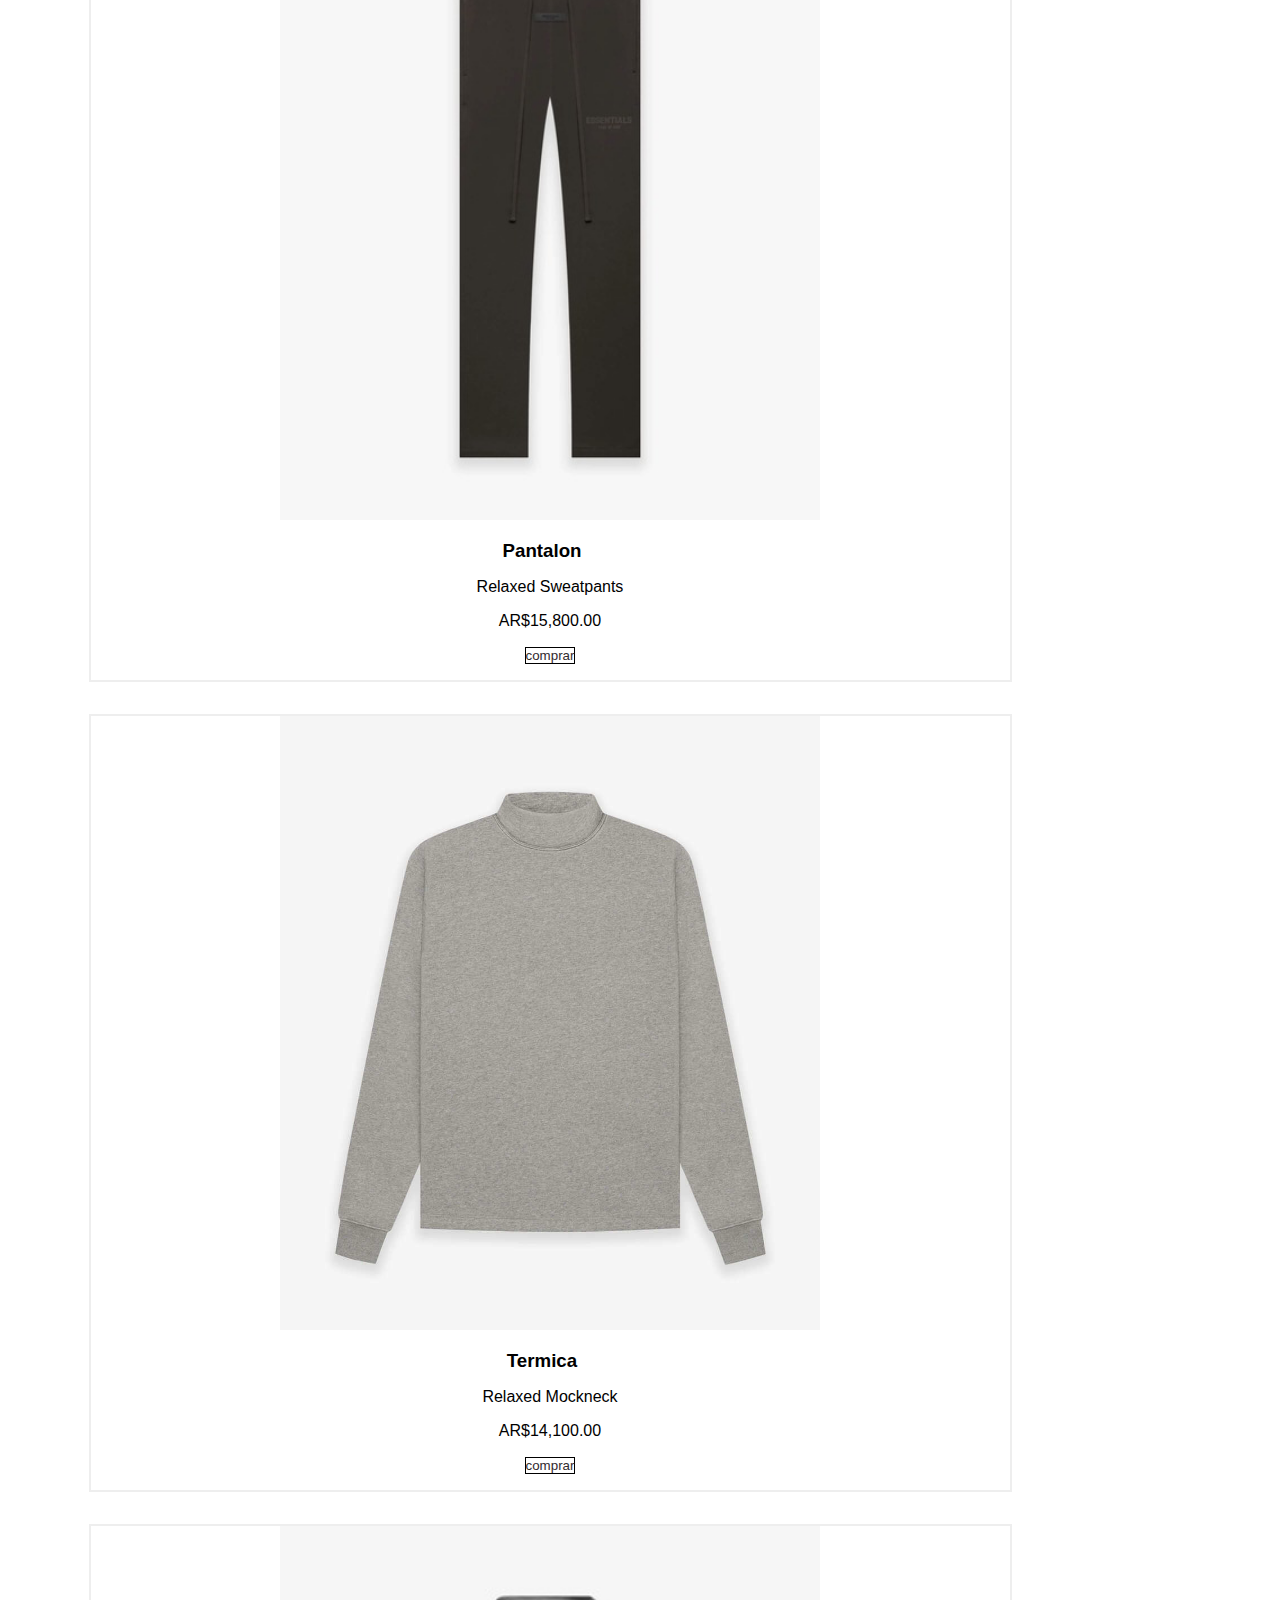
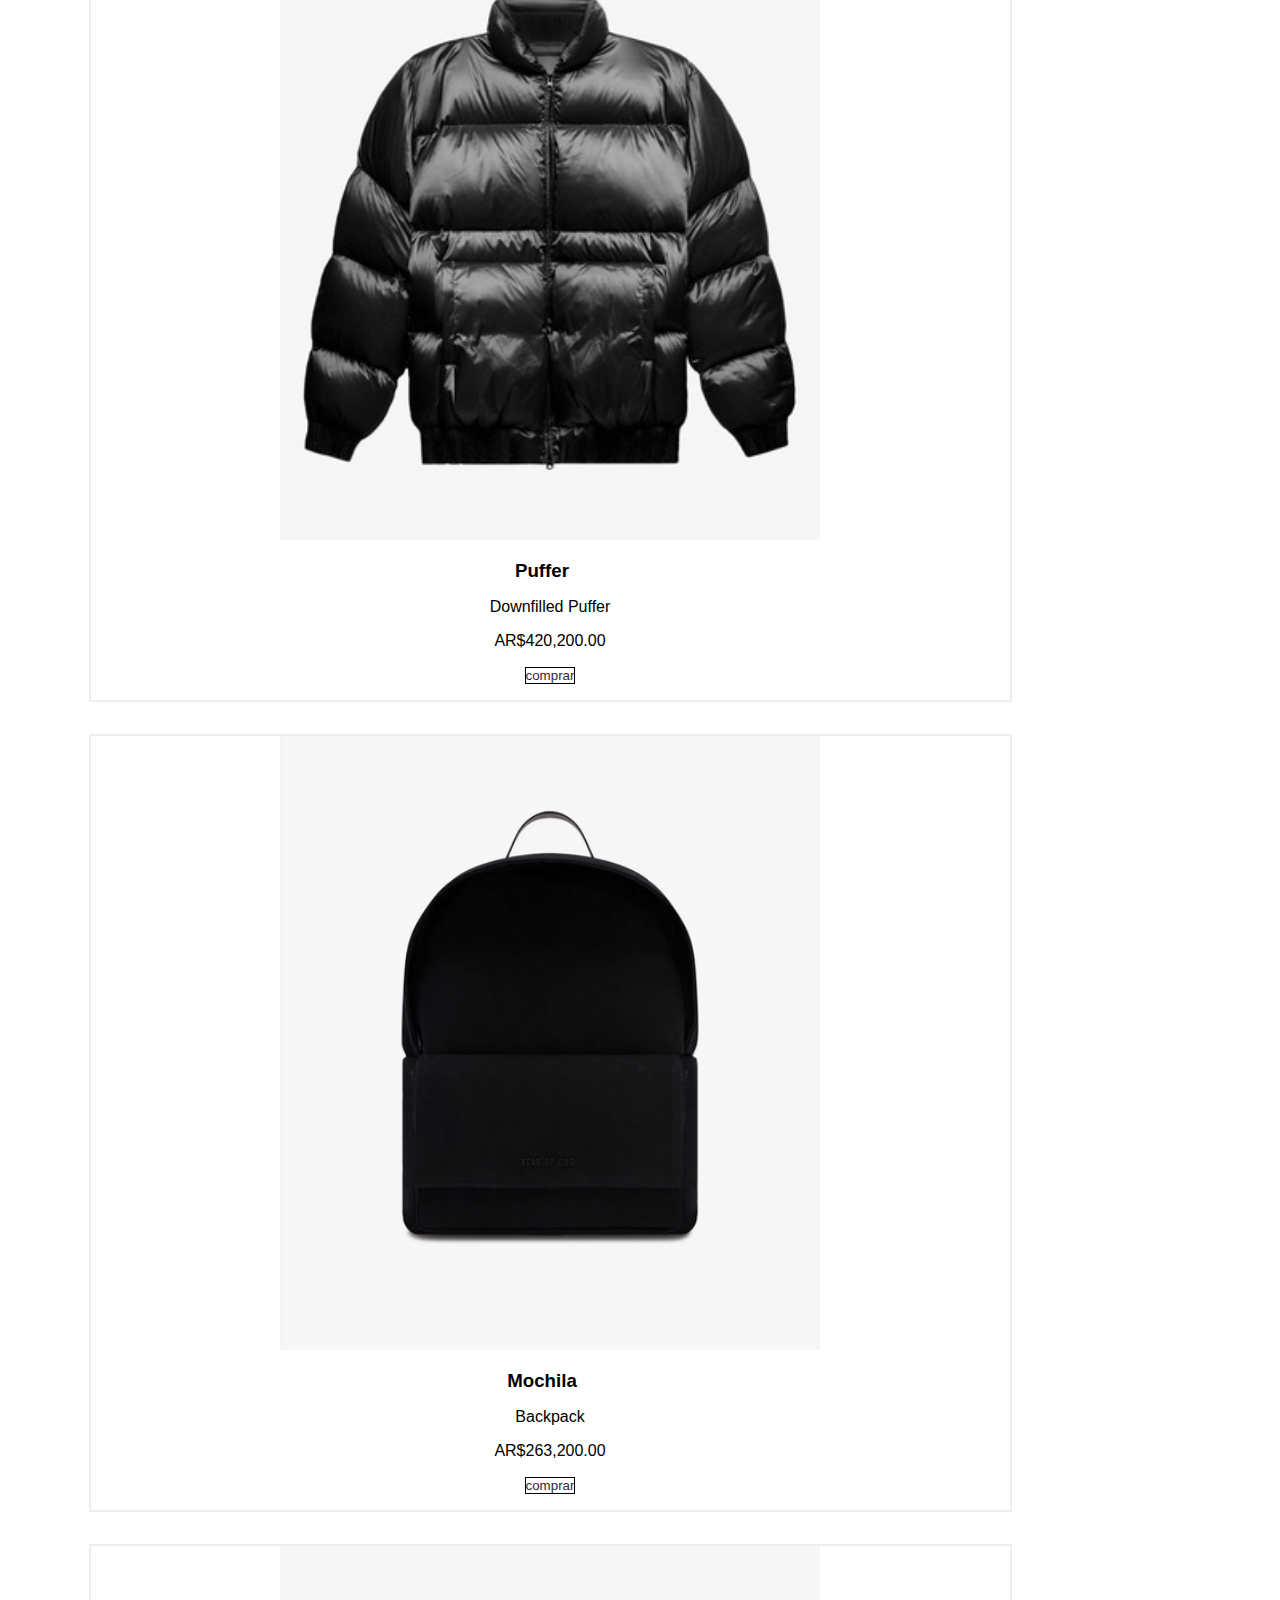
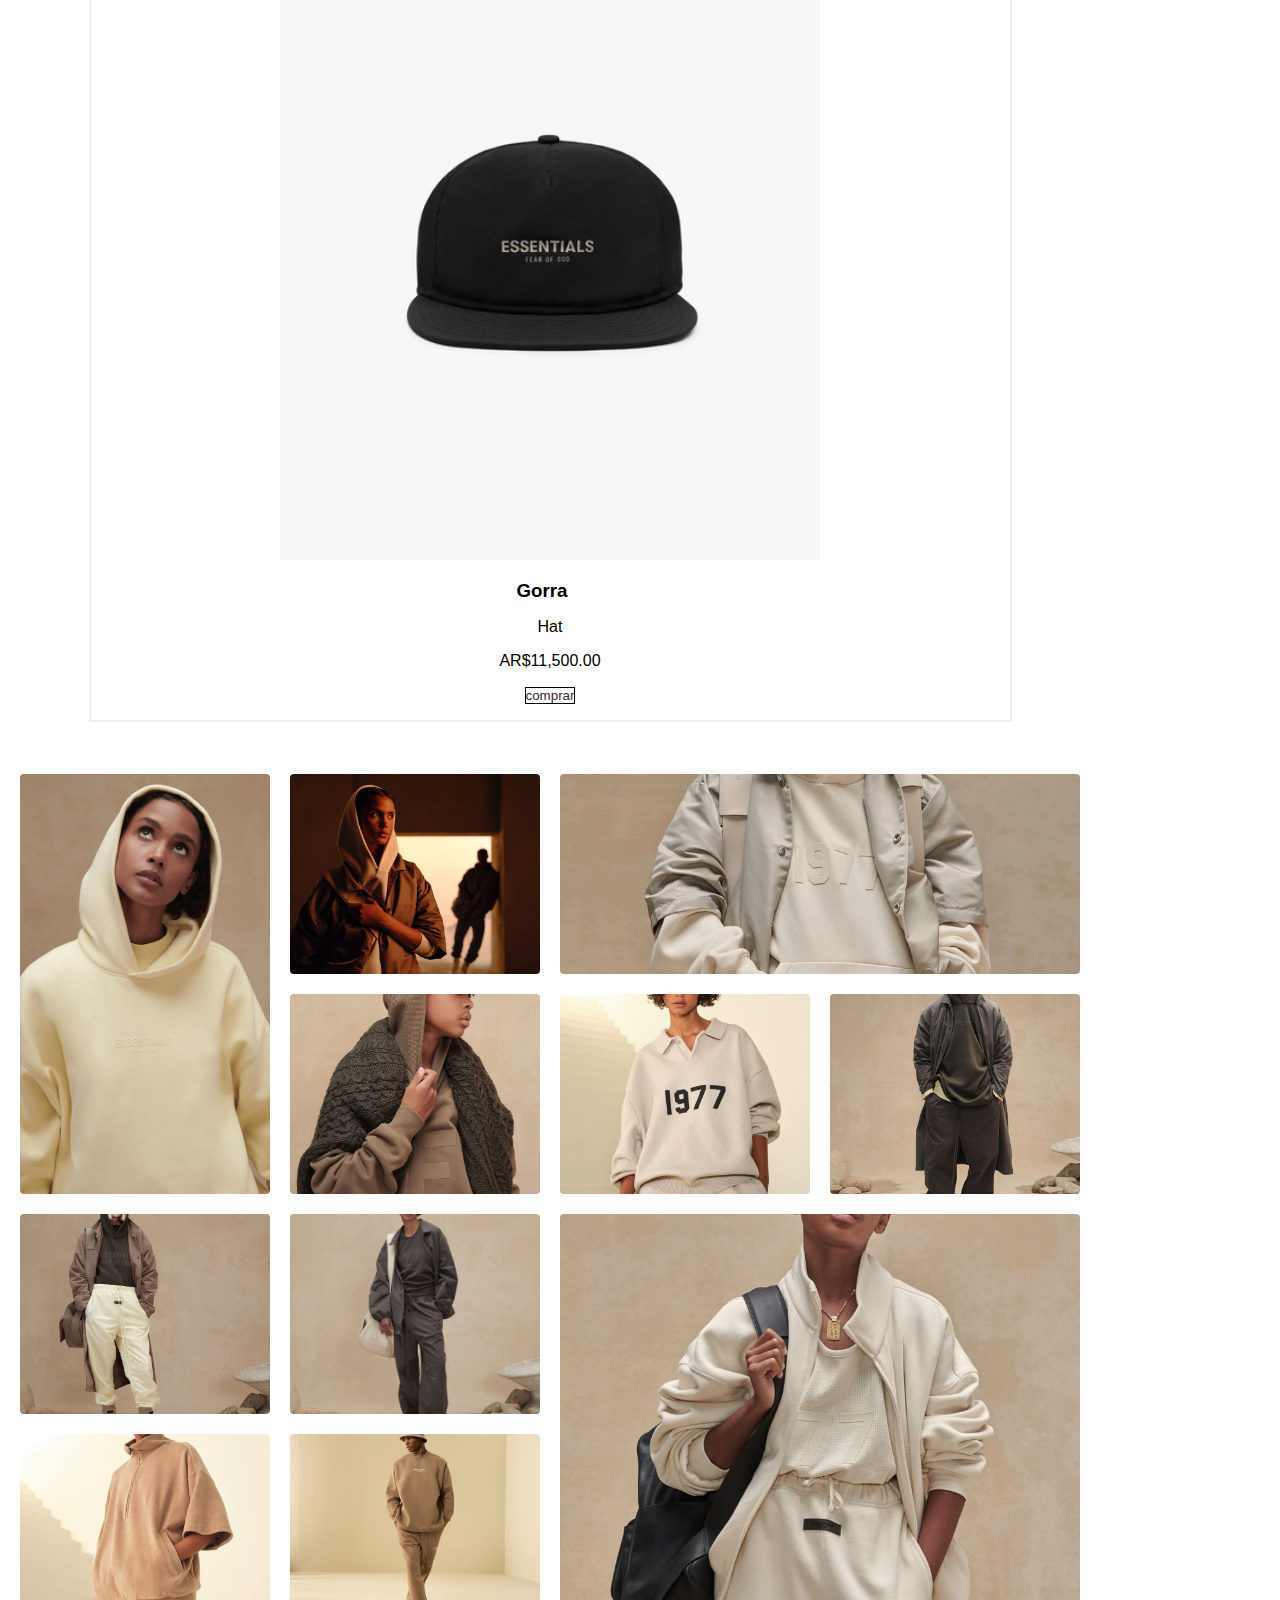
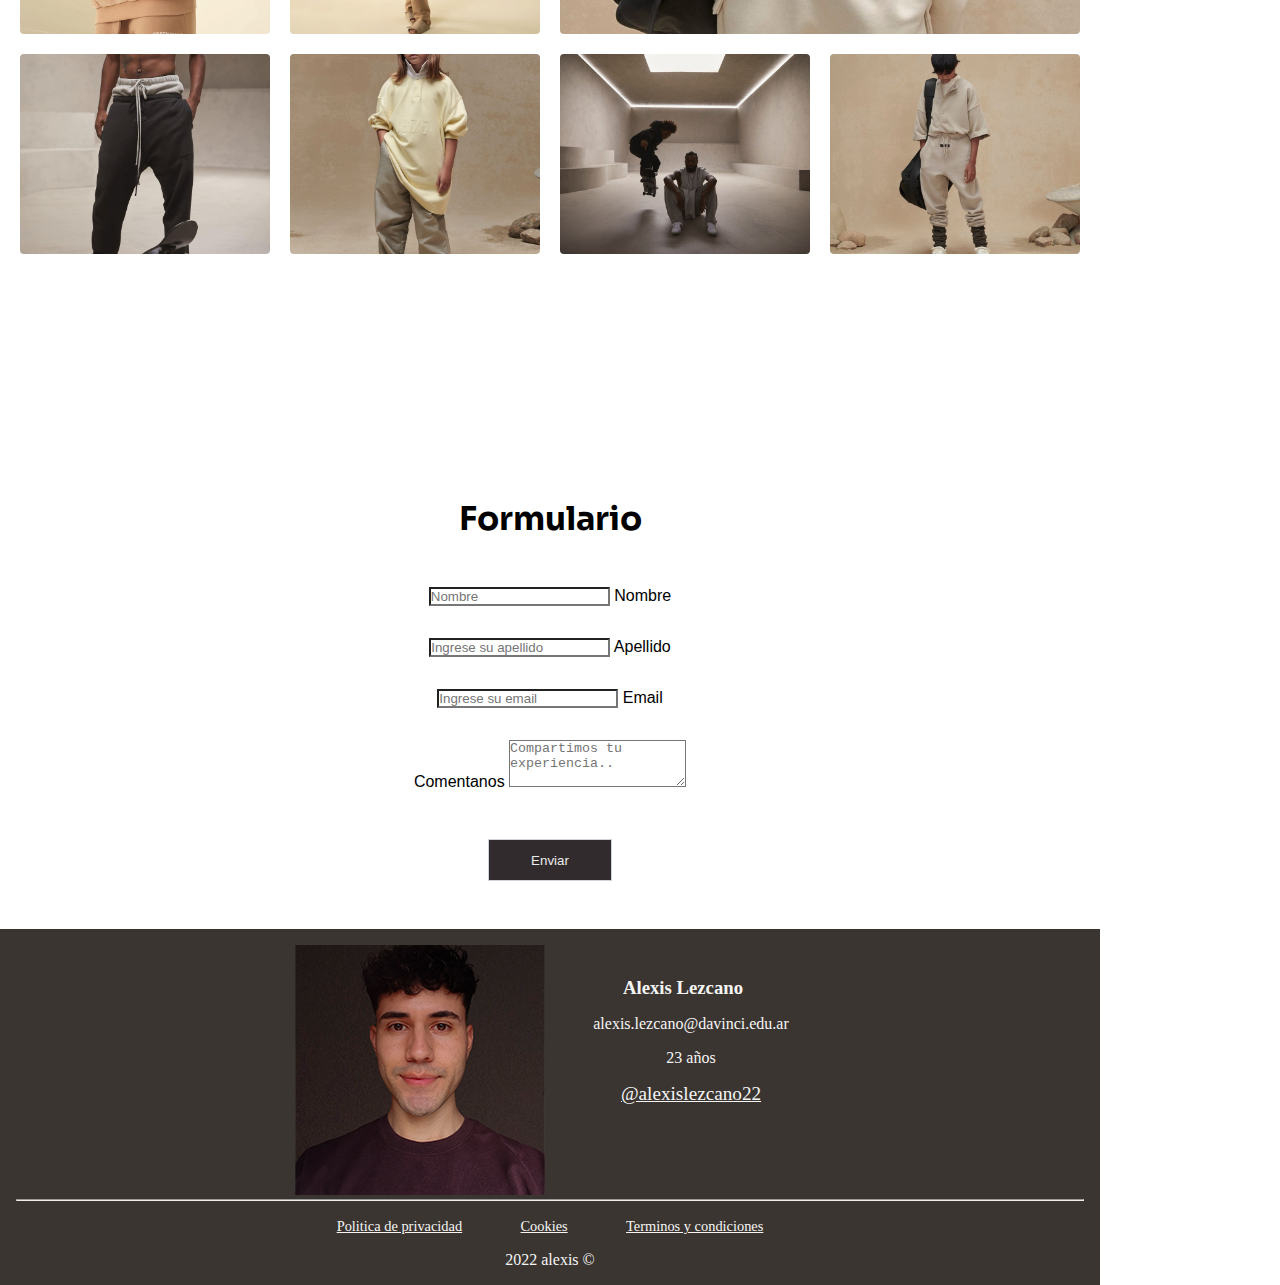
<file: detalle.html>
<!DOCTYPE html>
<html lang="es">
<head>
    <meta charset="UTF-8">
    <meta http-equiv="X-UA-Compatible" content="IE=edge">
    <meta name="viewport" content="width=device-width, initial-scale=1.0">
    <title>KEOMA</title>

    <link href="https://cdn.jsdelivr.net/npm/bootstrap@5.2.2/dist/css/bootstrap.min.css" rel="stylesheet" integrity="sha384-Zenh87qX5JnK2Jl0vWa8Ck2rdkQ2Bzep5IDxbcnCeuOxjzrPF/et3URy9Bv1WTRi" crossorigin="anonymous">

    <!-- FONT -->
    <link rel="preconnect" href="https://fonts.googleapis.com">
    <link rel="preconnect" href="https://fonts.gstatic.com" crossorigin>
    <link href="https://fonts.googleapis.com/css2?family=Bebas+Neue&family=Sora:wght@600&display=swap" rel="stylesheet">
    <!-- FONT -->
    <link rel="preconnect" href="https://fonts.googleapis.com">
    <link rel="preconnect" href="https://fonts.gstatic.com" crossorigin>
    <link href="https://fonts.googleapis.com/css2?family=Bebas+Neue&family=Sora:wght@600&display=swap" rel="stylesheet">
    
    <!-- FAVICON -->
    <link rel="shortcut icon" type="image/x-icon" href="img/favicon/keoma.png">

    <link rel="stylesheet" href="css/compra.css">
</head>
<body>
    <div class="container">

        <!-- NAVEGADOR -->      
        <div class="container sticky-top" id="navbg">
                    <div class="container">
                        <section class="row">
                            <nav class="navbar navbar-dark navbar-expand-md ">

                                <a class="navbar-brand" href="index.html">KEOMA</a>
                                <button class="navbar-toggler" type="button" data-bs-toggle="collapse" data-bs-target="#barraNavegacion" aria-controls="barraNavegacion" aria-expanded="false" aria-label="Despliega navegación">
                                    <span class="navbar-toggler-icon"></span>
                                </button>

                                <div class="collapse navbar-collapse" id="barraNavegacion">
                                    <ul class="navbar-nav justify-content-center">
                                        <li class="nav-item">
                                            <a class="nav-link active" aria-current="page" href="#productos">TIENDA</a>
                                        </li>

                                        <li class="nav-item">
                                            <a class="nav-link active" aria-current="page" href="#gallery">COLECCIÓN</a>
                                        </li>

                                        <li class="nav-item">
                                            <a class="nav-link active" aria-current="page" href="#formulario">CONTACTO</a>
                                        </li>
                                            
                                    </ul>
                                </div>
                            </nav>
                        </section> 
                    </div>
        </div>
              
        <!-- DETALLE DE PRODUCTO -->
        <section class="row">
            <div class="container text-center">
                        <div class="row">
                            <div class="col">
                                <div class="row py-5 g-0" id="detalle-t">
                                    <div class="col-12 col-lg-6">
                                            <img src="img/detalle/remeron.jpg" class="m-1 w-100 sliderMainImage" data-bs-toggle="modal" data-bs-target="#imageModal" alt="imagen remeron">
                                            <div>
                                                <img src="img/detalle/cuello.jpg" width="80" class="m-1 sliderThumb" alt="imagen del cuello">
                                                <img src="img/detalle/dorso.jpg" width="80" class="m-1 sliderThumb" alt="imagen del dorso">
                                                <img src="img/detalle/boton.jpg" width="80" class="m-1 sliderThumb" alt="imagen del boton">
                                                
                                            </div>
                                    </div>
                                </div>
                            </div>
                        <div class="col">
                        <div class="col-12 col-lg-6">

                        <h2 id="productName">Silk Long Sleeve</h2>
                        <small class="text-muted"> Articulo: 08273</small>
                        <h4 class="my-4">
                            AR$ <span id="price">122,100.00</span>
                        </h4>

                        <label for="selectSize" class="text-muted">Size:</label>

                        <select name="selectSize" id="selectSize">
                            <option selected>S</option>
                            <option value="1">M</option>
                            <option value="2">L</option>
                            <option value="3">XL</option>
                        </select>

                        <div class="d-grid my-4">
                            <button class="btn btn-lg btn-dark enviarCarro" type="button">Agregar al carrito</button>
                        </div>
                        <div class="alert alert-success enviarCarro" role="alert">
                            ¡Recorda rellenar bien los datos!
                        </div>

                        <div class="accordion">
                            <div class="accordion-item">
                                    <h2 class="accordion-header" id="headingOne">
                                        <button class="accordion-button" type="button" data-bs-toggle="collapse"
                                        data-bs-target="#collapseOne" aria-expanded="true" aria-controls="collapseOne">
                                        <strong>DESCRIPCIÓN</strong>
                                        </button>
                                    </h2>
                                <div id="collapseOne" class="accordion-collapse collapse show"                  aria-labelledby="headingOne">
                                    <div class="accordion-body">
                                        Hecho en Italia, la elegancia se encarna en las piezas de salón de mezcla de seda. El ligero tejido italiano proporciona una sensación de mano de seda de lujo y comodidad fresca. <strong>La Lounge Shirt</strong> exhibe un elegante drapeado con un cuello de mandarina y un tapete de botón de cuerno oculto para su ajuste. Los detalles clave adicionales incluyen una costura de hombro hacia adelante, yugo hacia atrás y etiqueta de cuero.
                                    </div>
                                </div>
                            </div>
                            <div class="accordion-item">
                                <h2 class="accordion-header" id="headingTwo">
                                    <button class="accordion-button" type="button" data-bs-toggle="collapse"
                                    data-bs-target="#collapseTwo" aria-expanded="true" aria-controls="collapseTwo">
                                    <strong>POLÍTICA DE ENVÍO</strong>
                                    </button>
                                </h2>
                                <div id="collapseTwo" class="accordion-collapse collapse show"                  aria-labelledby="headingTwo">
                                    <div class="accordion-body">
                                        <strong>Keoma</strong>  ofrece envío terrestre estándar gratuito para todos los pedidos de línea principal de precio completo dentro de <em>Argentina</em>.
                                        Lea nuestra política de envío completa aquí.
                                    </div>
                                </div>
                                
                            </div>


                        </div>
                    </div>
                </div>
            </div>
        </div>
        </section>
        
        <!-- MODAL -->
        <section class="row">
            <div class="modal fade" id="exampleModal" tabindex="-1" aria-labelledby="exampleModalLabel" aria-hidden="true">

                    <div class="modal-dialog">
                        <div class="modal-content">

                            <div class="modal-header">
                                <h3 class="modal-title" id="exampleModalLabel">Silk Long Sleeve</h3>
                                <button type="button" class="btn-close" data-bs-dismiss="modal" aria-label="Close"></button>
                            </div>

                            <div class="modal-body">
                                <div class="col-12 col-lg-6">
                                    <img src="img/productos/remeron.png" class="m-1 w-50 sliderMainImage" data-bs-toggle="modal" data-bs-target="#imageModal" alt="imagen de un remeron">
                                    <div>
                                        <small class="text-muted"> Articulo: 08273</small>
                                        <p>
                                            Hecho en Italia, la elegancia se encarna en las piezas de salón de mezcla de seda. El ligero tejido italiano proporciona una sensación de mano de seda de lujo y comodidad fresca.
                                        </p>
                                    </div>
                                </div>
                            </div>
                            <div class="modal-footer">
                            <button type="button" class="btn btn-secondary comprar" data-bs-dismiss="modal">Cerrar</button>
                            <a class="active comprar" href="detalle.html">Comprar</a>
                        </div>
                    </div>
                </div>
            </div>
        </section>

        <!-- PRODUCTOS -->
        <section class="row mb-3 g-3" id="productos" style="max-width: 955px;">

            <div class="col-12">
                <h2>Productos</h2>
            </div>

            <div class="col-12 col-md-6 col-lg-4">
                <div class="listaProducto">
                    
                    <img class="img-fluid efecto-img" src="img/productos/remeron.jpg" alt="imagen de remeron" width="540"
                    height="614">
                    <h3>Remeron</h3>
                    <p>Silk Long Sleeve</p>
                    <p>AR$‌122,000.00</p>
                    <button type="button" class="btn comprar" data-bs-toggle="modal" data-bs-target="#exampleModal">comprar
                    </button>

                </div>
            </div>

            <div class="col-12 col-md-6 col-lg-4">
                <div class="listaProducto">
                    
                    <img class="img-fluid efecto-img efecto-img" src="img/productos/short.jpg" alt="imagen de short" width="540"
                    height="614">
                    <h3>Short</h3>
                    <p>The Vintage Sweatshort</p>
                    <p>AR$‌79,000.00</p>
                    <button type="button" class="btn comprar" data-bs-toggle="modal" data-bs-target="#exampleModal">comprar
            </button>
                </div>
            </div>

            <div class="col-12 col-md-6 col-lg-4">
                <div class="listaProducto">
                    
                    <img class="img-fluid efecto-img" src="img/productos/remera.jpg" alt="imagen de remera" width="540"
                    height="614">
                    <h3>Remera</h3>
                    <p>Inside Out Mock Neck</p>
                    <p>AR$‌74,600.00</p>
                    <button type="button" class="btn comprar" data-bs-toggle="modal" data-bs-target="#exampleModal">comprar
            </button>
                </div>
            </div>

            <div class="col-12 col-md-6 col-lg-4">
                <div class="listaProducto">
                    
                    <img class="img-fluid efecto-img" src="img/productos/pantalon.jpg" alt="imagen de pantalon" width="540"
                    height="614">
                    <h3>Pantalon</h3>
                    <p>Relaxed Sweatpants</p>
                    <p>AR$‌15,800.00</p>
                    <button type="button" class="btn comprar" data-bs-toggle="modal" data-bs-target="#exampleModal">comprar
                    </button>
                </div>
            </div>

            <div class="col-12 col-md-6 col-lg-4">
                <div class="listaProducto">
                    
                    <img class="img-fluid efecto-img" src="img/productos/buzo.jpg" alt="imagen de termica" width="540"
                    height="614">
                    <h3>Termica</h3>
                    <p>Relaxed Mockneck</p>
                    <p>AR$‌14,100.00</p>
                    <button type="button" class="btn comprar" data-bs-toggle="modal" data-bs-target="#exampleModal">comprar
            </button>
                </div>
            </div>

            <div class="col-12 col-md-6 col-lg-4">
                <div class="listaProducto">
                    
                    <img class="img-fluid efecto-img" src="img/productos/puffer.jpg" alt="imagen de puffer" width="540"
                    height="614">
                    <h3>Puffer</h3>
                    <p>Downfilled Puffer</p>
                    <p>AR$‌420,200.00</p>
                    <button type="button" class="btn comprar" data-bs-toggle="modal" data-bs-target="#exampleModal">comprar
            </button>
                </div>
            </div>

            <div class="col-12 col-md-6 col-lg-4">
                <div class="listaProducto">
                    
                    <img class="img-fluid efecto-img" src="img/productos/mochila.jpg" alt="imagen de mochila" width="540"
                    height="614">
                    <h3>Mochila</h3>
                    <p>Backpack</p>
                    <p>AR$‌263,200.00</p>
                    <button type="button" class="btn comprar" data-bs-toggle="modal" data-bs-target="#exampleModal">comprar
            </button>
                </div>
            </div>

            <div class="col-12 col-md-6 col-lg-4">
                <div class="listaProducto">
                    
                    <img class="img-fluid efecto-img" src="img/productos/gorra.jpg" alt="imagen de gorra" width="540"
                    height="614">
                    <h3>Gorra</h3>
                    <p>Hat</p>
                    <p>AR$‌11,500.00</p>
                    <button type="button" class="btn comprar" data-bs-toggle="modal" data-bs-target="#exampleModal">comprar
            </button>
                </div>
            </div>

        </section>

        <!-- GALLERIA DE FOTOS -->
        <section class="row">
            <div class="grid-container" id="gallery">
                <div
                class="grid-item tall"
                style="background-image: url(img/galery/chicaAmarillo.jpg)"
                ></div>
                <div
                class="grid-item"
                style="
                    background-image: url(img/galery/chicaMarron.jpg);
                "
                ></div>
        
                <div
                class="grid-item wide"
                style="
                    background-image: url(img/galery/chicaModelo.jpg);
                "
                ></div>
                <div
                class="grid-item"
                style="
                    background-image: url(img/galery/chicoModelo.jpg);
                "
                ></div>
                <div
                class="grid-item"
                style="
                    background-image: url(img/galery/modelo1970.jpg);
                "
                ></div>
                <div
                class="grid-item"
                style="
                    background-image: url(img/galery/modeloB.jpg);
                "
                ></div>
                <div
                class="grid-item"
                style="
                    background-image: url(img/galery/modeloBe.jpg);
                "
                ></div>
                <div
                class="grid-item"
                style="background-image: url(img/galery/modeloC.jpg)"
                ></div>
                <div
                class="grid-item tall wide"
                style="
                    background-image: url(img/galery/modeloChicoB.jpg);
                "
                ></div>
                <div
                class="grid-item"
                style="
                    background-image: url(img/galery/modeloCorto.jpg);
                "
                ></div>
                <div
                class="grid-item"
                style="
                    background-image: url(img/galery/modeloCruz.jpg);
                "
                ></div>
                <div
                class="grid-item"
                style="
                    background-image: url(img/galery/modeloSkate.jpg);
                "
                ></div>
                <div
                class="grid-item"
                style="
                    background-image: url(img/galery/niñaModelo.jpg);
                "
                ></div>
                <div
                class="grid-item"
                style="
                    background-image: url(img/galery/saltoSkate.jpg);
                "
                ></div>
                <div
                class="grid-item"
                style="
                    background-image: url(img/galery/chicoBolso.jpg);
                "
                ></div>
            </div>
        </section>

        <!-- FORMULARIO -->
        <section class="row justify-content-center" id="formulario">

                <div class="col-12 text-center">
                    <h2 class="h2title">Formulario</h2>
                </div>
                
                <div class="col-12 col-md-6">
                    <div class="form-floating">
                        <input class="form-control" type="text" name="nombre" id="nombre" placeholder="Nombre">
                        <label class="form-label" for="nombre">Nombre</label>
                    </div>

                </div>

                <div class="col-12 col-md-6">
                    <div class="form-floating">
                        <input class="form-control" type="text" name="apellido" id="apellido" placeholder="Ingrese su apellido">
                        <label class="form-label" for="apellido">Apellido</label>
                    </div>
                </div>

                <div class="col-12 col-md-6">
                    <div class="form-floating">
                        <input class="form-control" type="text" name="email" id="email" placeholder="Ingrese su email">
                    <label class="form-label" for="email">Email</label>
                    </div>
                </div>

                <div class="col-12 mb-3">
                    <label for="comentarios" class="form-label">Comentanos</label>
                    <textarea class="form-control" id="comentarios" name="comentarios" placeholder="Compartimos tu experiencia.." rows="3"></textarea>
                </div>

                <div class="d-flex justify-content-center">
                    <button type="button" class="btn btn-outline-dark" id="enviar">Enviar</button>
                </div>
                

        </section>

        <!-- FOOTER -->
        <section class="row">
            <footer>
                <div class="footer-container">

                    <img class="d-block mx-auto" src="img/footer/perfil.png" alt="">

                    <div class="footer-content-container" id="footer-espacio">
                        <h3>Alexis Lezcano</h3>
                        <p>alexis.lezcano@davinci.edu.ar</p>
                        <p>23 años</p>
                        <a class="a-insta" href="https://www.instagram.com/alexislezcano22/" target="_blank">@alexislezcano22</a>
                    </div>
                </div>
                
                <div class="footer-menus ">
                    <hr class="d-none d-md-block mx-auto">
                    <div class="footer-content-container" id="footer-copy">
                        <a href="" class="menu-item-footer">Politica de privacidad</a>
                        <a href="" class="menu-item-footer">Cookies</a>
                        <a href="" class="menu-item-footer">Terminos y condiciones</a>
                    </div>
                </div>
                <div class="copyright-container">
                    <span class="copyright">2022 alexis &copy;</span>
                </div>

            </footer>
        </section>

        <!-- BOOTSTRAP -->
        <script src="https://cdn.jsdelivr.net/npm/bootstrap@5.2.2/dist/js/bootstrap.bundle.min.js" integrity="sha384-OERcA2EqjJCMA+/3y+gxIOqMEjwtxJY7qPCqsdltbNJuaOe923+mo//f6V8Qbsw3" crossorigin="anonymous"></script>
    </div>
</body>

</html>
</file>
<file: css/style.css>
@import url('https://fonts.googleapis.com/css2?family=Open+Sans:wght@400;700&display=swap');

* {
    box-sizing: border-box;
}

h1 {
    text-align: center;
    font-size: 2rem;
    margin-top: 10rem;
    font-family: 'Sora', sans-serif;
}

.h2, h2 {
    margin-top: 2rem;
    font-family: 'Sora', sans-serif;
    font-size: calc(1.325rem + .9vw);
    padding: 1rem;
    text-align: center;
}

.col-12 {
    font-family: 'Roboto', sans-serif;
    padding: 2rem;
    text-align:inherit
}

h3 {
    padding: 1rem 1rem 1rem 0rem;
}

p {
    margin-top: 0;
    margin-bottom: 1rem;
    font-size: 1rem;
}

.container {
    max-width: 1100px;
}

#navbg {
    position: fixed;
    --bs-bg-opacity: 1;
    background-color: #322b2e;
}
.w-100 {
    margin-top: 2rem;
}
.navbar-dark {
    padding: 0;
}

/* INTRODUCCIÓN */
 #imgInt {
    margin-top: 1rem;
 }

/* PRODUCTO */
 a {
    color: #322b2e;
    font-size: 1.4rem;
 }

.listaProducto {
    text-align: center;
}

.text-muted {
    font-size: larger;
    --bs-text-opacity: 1;
    color: #6c757d!important;
}
.modal-footer>* {
    background: white;
    border: 0;
    color: black;
    font-size: 1rem;
}
.comprar {
    background-color: #fff;
    color: #322b2e;
    border-radius: 0px;
    border: solid 1px black;
}
.comprar:hover {
    background-color:#322b2e;
    color:  #fff;
    border-radius: 0px;
    border: solid 1px black;
}
.modal-footer>* {
    background: white;
    border: 0;
    color: black;
    border-radius: 0;
    font-size: 1rem;
}
.modal-footer>*:hover {
    background-color:#322b2e;
    color:  #fff;
    border: 0;
    border-radius: 0;
    font-size: 1rem;
}
.modal {
    text-align: center;
}
.modal-body {
    text-align: center;
    max-width: 5;
    margin: auto;
    position: relative;
    flex: 1 1 auto;
    padding: var(--bs-modal-padding);
}

/* GALLERY IMAGENES */
.grid-item {
    display: flex;
    align-items: center;
    justify-content: center;
  
    background-color: #03afff;
    border-radius: 4px;
    transition: transform 0.3s ease-in-out;
  
    background-size: cover;
    background-position: center;
    background-repeat: no-repeat;
  }
  
  .grid-item:hover {
    filter: opacity(0.9);
    transform: scale(1.04);
  }
  
  .grid-container {
    display: grid;
    grid-template-columns: repeat(auto-fill, minmax(250px, 1fr));
    grid-auto-rows: minmax(200px, auto);
    gap: 20px;
    padding: 20px;
    grid-auto-flow: dense;
  }
  
  @media (min-width: 600px) {
    .wide {
      grid-column: span 2;
    }
  
    .tall {
      grid-row: span 2;
    }
  }

/* CONTACTO */
#nombre{
    border-radius: 0;
}
#apellido{
    border-radius: 0;
}
#email{
    border-radius: 0;
}
#comentarios{
    border-radius: 0;
}
#enviar {
    background: #322b2e;
    border-radius: 0;
    color: rgb(236, 236, 236);
    border: 1px solid #ced4da;
    margin: 2rem;
    padding: 0.8rem;
    width: 100%;
}

#enviar:hover {
    background-color: #c9c9c9;
    color: rgb(56, 56, 56);
}
.enviarCarro {
    color: rgb(0, 0, 0);
    border: 1px solid #ced4da;
    background-color: #fff;
}

/* FOOTER */
footer {
    text-align: center;
    padding: 1rem;
    background-color: #3b3531;
    color: whitesmoke;
}
footer h3 {
    text-align: center;
}
footer a {
    font-size: 0.5rem;
    color: whitesmoke;
}
.a-insta {
    font-size: 1.2rem;
}

.footer-content-container {
    padding: 1rem;
}

footer p {
    font-size: 1rem;
}


@media screen and (min-width:576px) {

    * {
        margin: 0;
        padding: 0;
    }

    /* NAV */
    .nav-link:hover {
        background-color:#4f4742
    }
    .navbar-brand:hover {
        background-color:#4f4742;
        
    }

    /* HOME */
    .col-12{
        padding: 3rem;
        margin: auto;
        max-width: 1000px;
    }
    .tablet-vista {
        flex: 0 0 auto;
        margin-top: 5rem;
        padding: 0;
    }
    .bg-dark {
        margin: auto;
        background-color: white;
    }
    #navbg {
        text-align: center;
    }
    .comprar {
        background-color: #fff;
        color: #322b2e;
    }

    /* INTRODUCCIÓN */
    #introduccion {
        margin: auto;
    }

    .h2title {
        margin-top: 2rem;
    }

    /* GALLERY */
    header {
        margin: auto;
    }
    .grid-container{
        margin: auto;
        width: 100%;
    }
    

    
    /* PRODUCTOS */
   .efecto-img {
    transition: 0.5s;
    object-fit: cover;
   }
   .efecto-img:hover {
    transform: scale(1.1);
    cursor: pointer;
   }
   .mb-3 {
    margin: auto;
    margin-bottom: 1rem!important;
   }
   
   
   

    /* FORMULARIO */
   #formulario {
    margin: auto;
    padding: 2rem;
    text-align: center;
   }
   
   /* FOOTER */
    footer{
        margin: auto;
    }
    .footer-container{
    height: 100%;
    display: inline-flex;
    text-align: center;
    gap: 0px; 
   }
   #footer-espacio{
    margin-left: 2rem;
   }
   #footer-copy a{
    font-size: 0.9rem;
    margin: 1.7rem;
   }
}

@media (min-width: 992px) {
    .col-lg-6 {
    flex: 0 0 auto;
    width: 100%;
    }

    /* PRODUCTOS */
    .listaProducto {
        border: 2px solid rgb(193 193 193 / 27%);
        padding-bottom: 1rem;
       }
    .tablet-vista {
        flex: 0 0 auto;
        width: 30%;
    }

    /* FORMULARIO */
    #enviar {
        border-radius: 0;       
        border: 1px solid #ced4da;
        margin: 1rem;
        padding: 0.8rem;
        width: 12%;
    }
    a {
        color: #322b2e;
        font-size: 1rem;
    }
    p {
        margin-top: 0;
        margin-bottom: 1rem;
        font-size: 0.8rem;
    }


}
</file>
<file: css/compra.css>
/* BODY */
@import url('https://fonts.googleapis.com/css2?family=Open+Sans:wght@400;700&display=swap');


* {
    box-sizing: border-box;
}


.h2, h2 {
    font-family: 'Sora', sans-serif;
    font-size: calc(1.325rem + .9vw);
    padding: 1rem;
    text-align: center;
}

.col-12 {
    font-family: 'Roboto', sans-serif;
    padding: 2rem;
    text-align: left;
}

h3 {
    padding: 1rem 1rem 1rem 0rem;
}

p {
    margin-top: 0;
    margin-bottom: 1rem;
    font-size: 1rem;
}

#enviar {
    background: #322b2e;
    border-radius: 0;
    color: rgb(236, 236, 236);
    border: 1px solid #ced4da;
    margin: 2rem;
    padding: 0.8rem;
    width: 100%;
}

#enviar:hover {
    background-color: #c9c9c9;
    color: rgb(56, 56, 56);
}

.container {
    max-width: 1100px;
}

/* color de fondo bg */
#navbg {
    position: fixed;
    --bs-bg-opacity: 1;
    background-color: #322b2e;
}
.w-100 {
    margin-top: 2rem;
}
.navbar-dark {
    padding: 0;
}

/* PRODUCTO */
a {
    color: #383533;
    font-size: 1.4rem;
 }
 
.listaProducto {
    text-align: center;
}

.text-muted {
    font-size: larger;
    --bs-text-opacity: 1;
    color: #6c757d!important;
}
.modal-footer>* {
    background: white;
    border: 0;
    color: black;
    font-size: 1rem;
}
.comprar {
    background-color: #fff;
    color: #322b2e;
    border-radius: 0px;
    border: solid 1px black;
}
.comprar:hover {
    background-color:#322b2e;
    color:  #fff;
    border-radius: 0px;
    border: solid 1px black;
}
.modal-footer>* {
    background: white;
    border: 0;
    color: black;
    border-radius: 0;
    font-size: 1rem;
}
.modal-footer>*:hover {
    background-color:#322b2e;
    color:  #fff;
    border: 0;
    border-radius: 0;
    font-size: 1rem;
}
.modal {
    text-align: center;
}
.modal-body {
    text-align: center;
    max-width: 5;
    margin: auto;
    position: relative;
    flex: 1 1 auto;
    padding: var(--bs-modal-padding);
}



/* DETALLE */
#carouselExampleControlsNoTouching{
    display: flex;
}

#detalle-t {
    width: 100%;
}

select {
    font-size: larger;
}
.small, small {
    font-size: 1.1em;
}
#productName {
    margin-top: 3rem;
}


/* GALLERY IMAGENES */
.grid-item {
    display: flex;
    align-items: center;
    justify-content: center;
  
    background-color: #03afff;
    border-radius: 4px;
    transition: transform 0.3s ease-in-out;
  
    background-size: cover;
    background-position: center;
    background-repeat: no-repeat;
  }
  
  .grid-item:hover {
    filter: opacity(0.9);
    transform: scale(1.04);
  }
  
  .grid-container {
    display: grid;
    grid-template-columns: repeat(auto-fill, minmax(250px, 1fr));
    grid-auto-rows: minmax(200px, auto);
    gap: 20px;
    padding: 20px;
    grid-auto-flow: dense;
  }
  
  @media (min-width: 600px) {
    .wide {
      grid-column: span 2;
    }
  
    .tall {
      grid-row: span 2;
    }
  }

/* CONTACTO */
#nombre{
    border-radius: 0;
}
#apellido{
    border-radius: 0;
}
#email{
    border-radius: 0;
}
#comentarios{
    border-radius: 0;
}
#enviar {
    border-radius: 0;
    border: 1px solid #ced4da;
    margin: 2rem;
    padding: 0.8rem;
    width: 100%;
}
.enviarCarro {
    color: rgb(0, 0, 0);
    border: 1px solid #ced4da;
    background-color: #fff;
    border-radius: 0;
}


/* FOOTER */
footer {
    text-align: center;
    padding: 1rem;
    background-color: #3b3531;
    color: whitesmoke;
}
footer h3 {
    text-align: center;
}
footer a {
    font-size: 0.5rem;
    color: whitesmoke;
}
.a-insta {
    font-size: 1.2rem;
}

.footer-content-container {
    padding: 1rem;
}

footer p {
    font-size: 1rem;
}

/* COMPRA */
.navbar {
    z-index: 99;
}

.sliderFade {
    animation: fade 0.5s ease;
}

.sliderThumb, .sliderMainImage {
    cursor: pointer;
}

@keyframes fade {
    0% {opacity: 0;}
    100%{opacity: 1;}
}



@media screen and (min-width:540px) {

    * {
        margin: 0;
        padding: 0;
    }

    /* HOME */
    .col-12 {
        font-family: 'Roboto', sans-serif;
        padding: 1rem;
        text-align: center;
    }

    .tablet-vista {
        flex: 0 0 auto;
        width: 50%;
        margin-top: 12rem;
        padding: 0;
    }
    .comprar {
        background-color: #fff;
        color: #322b2e;
    }
    .btn-primary {
        background: #fff;
     color: black;
    }
    /* NAV */
    .nav-link:hover {
        background-color:#4f4742
    }
    .navbar-brand:hover {
        background-color:#4f4742;
        
    }
    
    .h2title {
        margin-top: 10rem;
    }
    
    /* GALLERY */
    header {
        margin: auto;
    }
    .grid-container{
        margin: auto;
    }
    
    /* PRODUCTOS */
   .efecto-img {
    transition: 0.5s;
    object-fit: cover;
   }
   .efecto-img:hover {
    transform: scale(1.1);
    cursor: pointer;
   }
   .mb-3 {
    margin: auto;
    margin-bottom: 1rem!important;
   }

    

  /* FORMULARIO */
  #formulario {
    margin: auto;
    padding: 2rem;
    text-align: center;
   }
   
   /* FOOTER */
    footer{
        margin: auto;
    }

    .footer-container{
    height: 100%;
    display: inline-flex;
    text-align: center;
    gap: 0px; 
   }

   #footer-espacio{
    margin-left: 2rem;
   }
   
   #footer-copy a{
    font-size: 0.9rem;
    margin: 1.7rem;
   }

}
    @media (min-width: 992px) {
    .col-lg-6 {
    flex: 0 0 auto;
    width: 100%;
    }

    /* PRODUCTOS */
    .listaProducto {
        border: 2px solid rgb(193 193 193 / 27%);
        padding-bottom: 1rem;
       }

    /* FORMULARIO */
    #enviar {
        border-radius: 0;
        border: 1px solid #ced4da;
        margin: 1rem;
        padding: 0.8rem;
        width: 12%;
    }
    .enviarCarro:hover {
        background-color: #322b2e;
        color: whitesmoke;
    }

}
</file>
